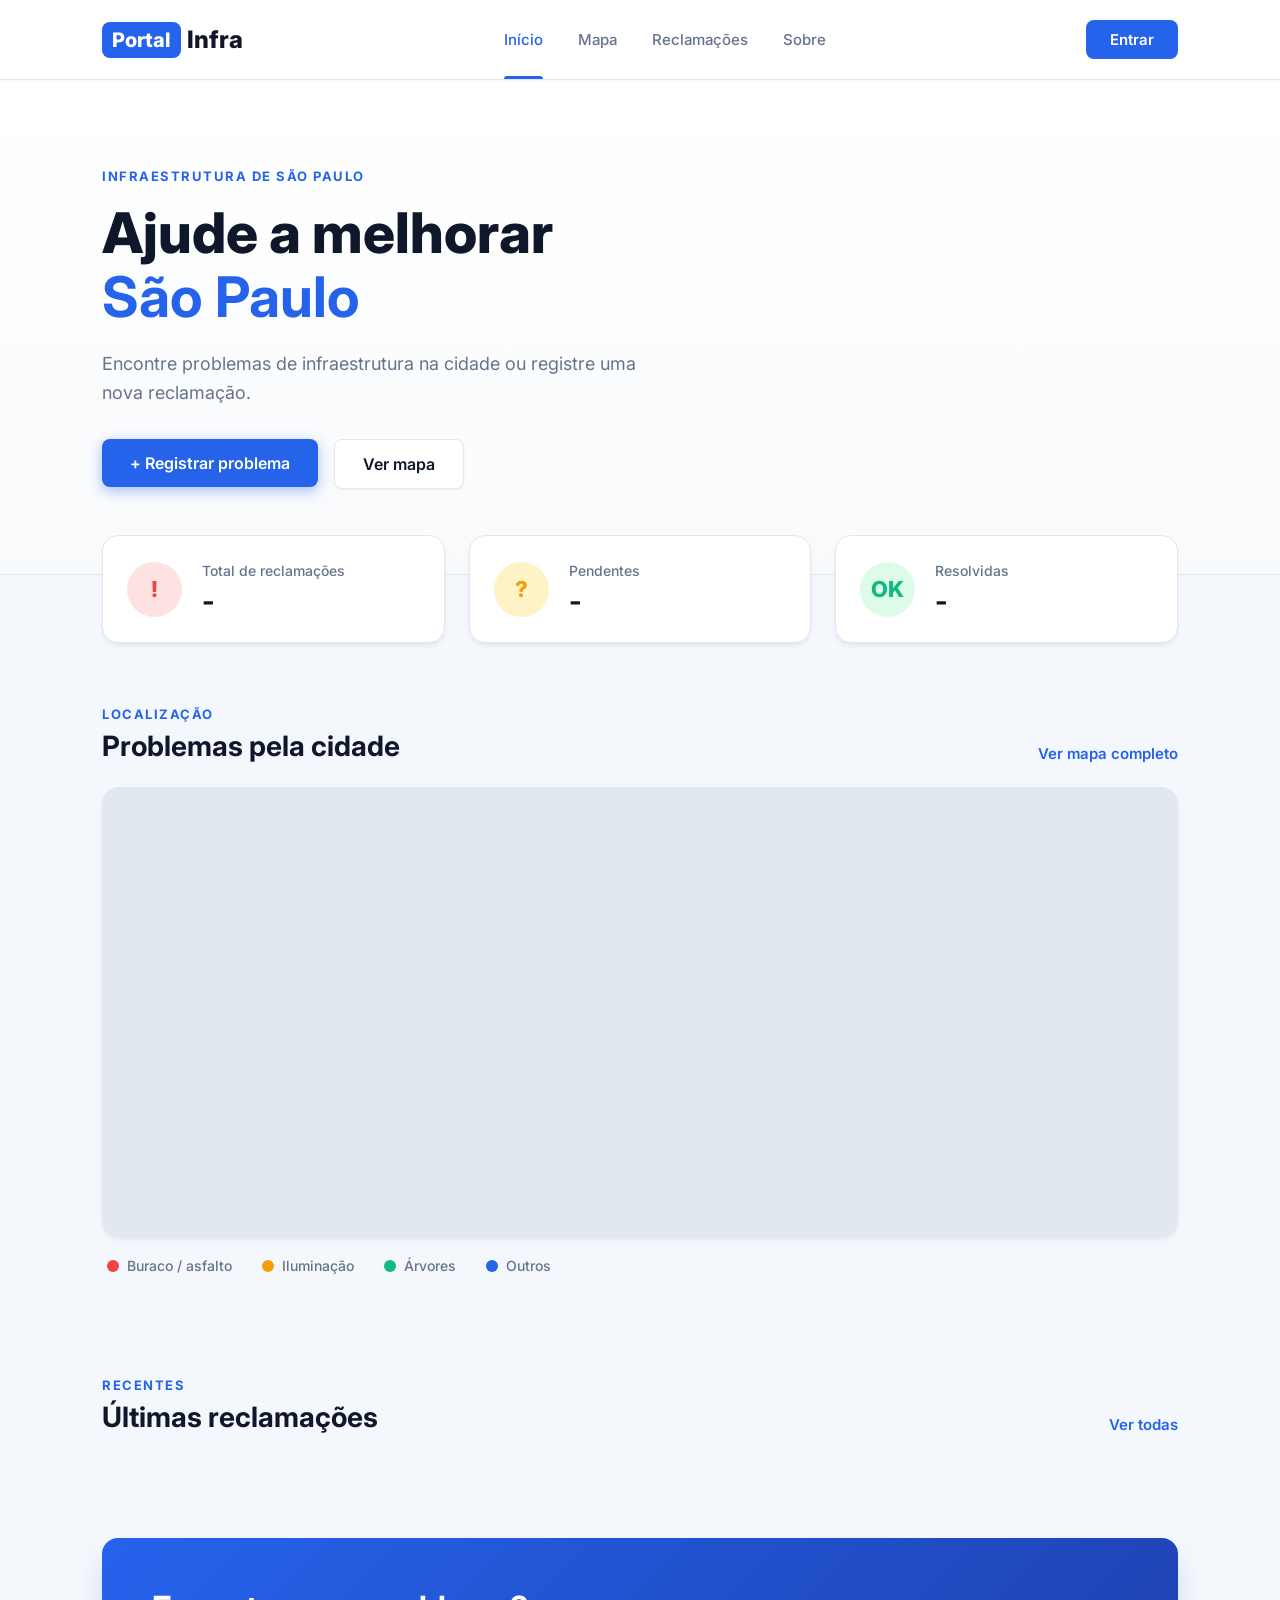
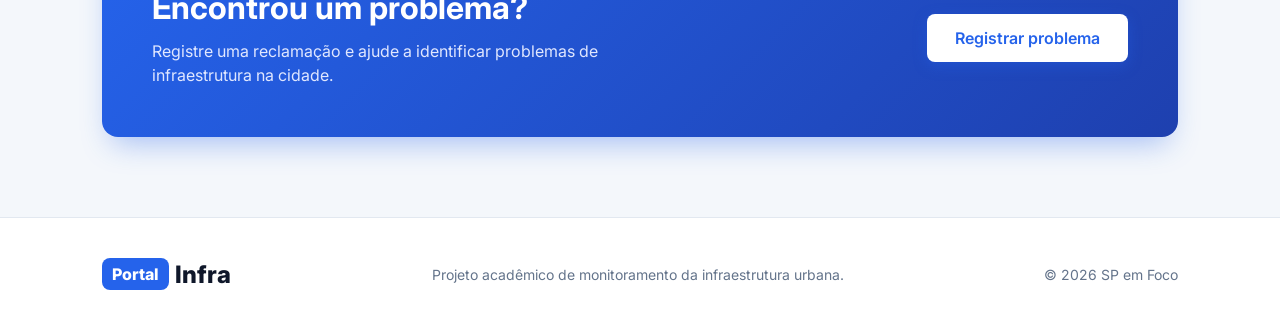
<file: index.html>
<!doctype html>
<html lang="pt-br">
  <head>
    <meta charset="UTF-8" />
    <meta name="viewport" content="width=device-width, initial-scale=1.0" />
    <title>Portal Infra</title>
    <!-- Adicionando a fonte Inter -->
    <link rel="preconnect" href="https://fonts.googleapis.com" />
    <link rel="preconnect" href="https://fonts.gstatic.com" crossorigin />
    <link
      href="https://fonts.googleapis.com/css2?family=Inter:wght@400;500;600;700;800&display=swap"
      rel="stylesheet"
    />
    <link rel="stylesheet" href="style.css" />
    <script src="api.js" defer></script>
    <script src="scriptindex.js" defer></script>
  </head>
  <body>
    <!-- CABEÇALHO -->
    <header class="header">
      <div class="logo"><span>Portal</span> Infra</div>

      <nav>
        <a href="#" class="active">Início</a>
        <a href="#">Mapa</a>
        <a href="reclamacoes.html">Reclamações</a>
        <a href="#">Sobre</a>
      </nav>

      <!-- Área do usuário -->
      <div class="user-menu" id="user-menu" style="display: none">
        <button
          class="user-menu-btn"
          id="user-menu-btn"
          type="button"
          aria-expanded="false"
        >
          <span id="nome-usuario">Usuário</span>
          <span class="seta-menu">▼</span>
        </button>

        <div class="user-dropdown" id="user-dropdown" hidden>
          <a href="perfil.html">Meu perfil</a>
          <a href="reclamacoes.html">Reclamações</a>
          <button type="button" id="btn-sair">Sair</button>
        </div>
      </div>

      <a href="login.html" id="btn-entrar">
        <button class="btn-login" type="button">Entrar</button>
      </a>
    </header>

    <!-- CONTEÚDO PRINCIPAL -->
    <main>
      <!-- HERO -->
      <section class="hero">
        <div class="hero-text">
          <span class="tag">INFRAESTRUTURA DE SÃO PAULO</span>
          <h1>
            Ajude a melhorar
            <strong>São Paulo</strong>
          </h1>
          <p>
            Encontre problemas de infraestrutura na cidade ou registre uma nova
            reclamação.
          </p>

          <div class="hero-buttons">
            <a href="nova-reclamacao.html">
              <button class="btn-primary">+ Registrar problema</button>
            </a>
            <button class="btn-secondary">Ver mapa</button>
          </div>
        </div>
      </section>

      <!-- ESTATÍSTICAS -->
      <section class="stats">
        <div class="stat-card">
          <div class="red-recl">!</div>
          <div>
            <span>Total de reclamações</span>
            <h2 id="count-total">-</h2>
          </div>
        </div>

        <div class="stat-card">
          <div class="analise-yel">?</div>
          <div>
            <span>Pendentes</span>
            <h2 id="count-pendentes">-</h2>
          </div>
        </div>

        <div class="stat-card">
          <div class="resolvidas-gre">OK</div>
          <div>
            <span>Resolvidas</span>
            <h2 id="count-resolvidas">-</h2>
          </div>
        </div>
      </section>

      <!-- MAPA -->
      <section class="map-section">
        <div class="section-title">
          <div>
            <span class="small-title">LOCALIZAÇÃO</span>
            <h2>Problemas pela cidade</h2>
          </div>
          <button class="see-map">Ver mapa completo</button>
        </div>

        <div class="map" id="map">
          <!-- Conteúdo do mapa inserido pelo JS -->
        </div>

        <!-- LEGENDA -->
        <div class="legend">
          <div><span class="legend-dot red-dot"></span> Buraco / asfalto</div>
          <div><span class="legend-dot yellow-dot"></span> Iluminação</div>
          <div><span class="legend-dot green-dot"></span> Árvores</div>
          <div><span class="legend-dot blue-dot"></span> Outros</div>
        </div>
      </section>

      <!-- RECLAMAÇÕES RECENTES -->
      <section class="complaints">
        <div class="section-title">
          <div>
            <span class="small-title">RECENTES</span>
            <h2>Últimas reclamações</h2>
          </div>
          <button class="see-map">Ver todas</button>
        </div>

        <div class="complaint-list">
          <!-- Conteúdo das reclamações inserido pelo JS -->
           <div class="complaint-list" id="lista-recentes"></div>
        </div>
      </section>

      <!-- CTA -->
      <section class="cta">
        <div>
          <h2>Encontrou um problema?</h2>
          <p>
            Registre uma reclamação e ajude a identificar problemas de
            infraestrutura na cidade.
          </p>
        </div>
        <button class="btn-primary cta-btn">Registrar problema</button>
      </section>
    </main>

    <!-- RODAPÉ -->
    <footer>
      <div class="logo"><span>Portal</span> Infra</div>
      <p>Projeto acadêmico de monitoramento da infraestrutura urbana.</p>
      <span>© 2026 SP em Foco</span>
    </footer>


  </body>
</html>
</file>
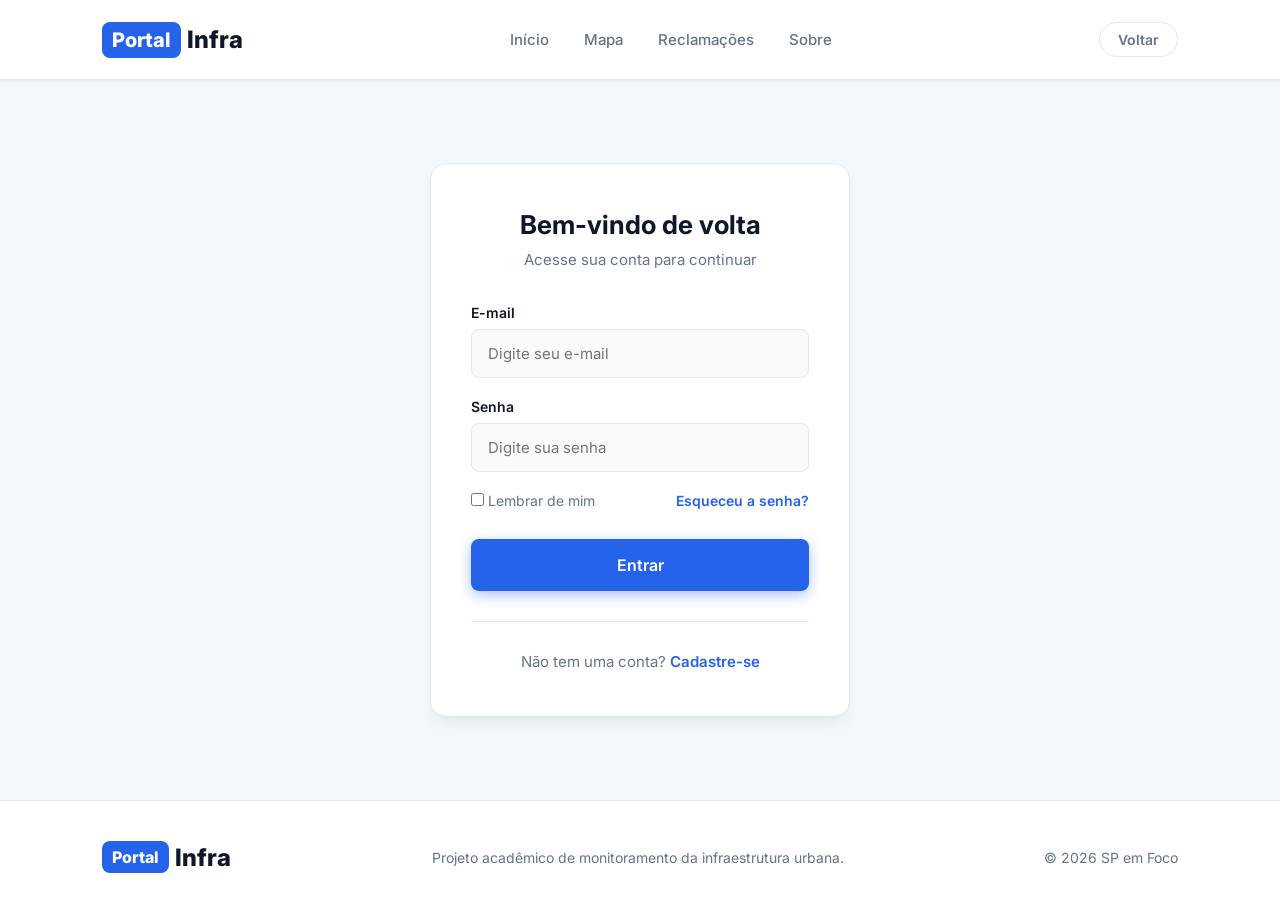
<file: login.html>
<!doctype html>
<html lang="pt-br">
  <head>
    <meta charset="UTF-8" />
    <meta name="viewport" content="width=device-width, initial-scale=1.0" />
    <title>Entrar - Portal Infra</title>

    <!-- Adicionando a fonte moderna Inter -->
    <link rel="preconnect" href="https://fonts.googleapis.com" />
    <link rel="preconnect" href="https://fonts.gstatic.com" crossorigin />
    <link
      href="https://fonts.googleapis.com/css2?family=Inter:wght@400;500;600;700;800&display=swap"
      rel="stylesheet"
    />

    <link rel="stylesheet" href="style.css" />
    <script src="https://code.jquery.com/jquery-3.6.0.min.js"></script>
    <script src="scriptlogin.js" defer></script>


  </head>
  <body>
    <!-- CABEÇALHO -->
    <header class="header">
      <div class="logo"><span>Portal</span> Infra</div>
      <nav>
        <a href="index.html">Início</a>
        <a href="#">Mapa</a>
        <a href="reclamacoes.html">Reclamações</a>
        <a href="#">Sobre</a>
      </nav>
      <!-- Botão Voltar (estilizado via CSS) -->
      <a href="index.html"><button class="btn-secondary">Voltar</button></a>
    </header>

    <!-- CONTEÚDO DE AUTENTICAÇÃO -->
    <main class="auth-page">
      <div class="auth-container">
        <!-- FORMULÁRIO DE LOGIN -->
        <div class="auth-card" id="form-login">
          <div class="auth-header">
            <h2>Bem-vindo de volta</h2>
            <p>Acesse sua conta para continuar</p>
          </div>

          <form action="#" method="POST" id="login-form">
            <div class="input-group">
              <label for="email">E-mail</label>
              <input
                type="email"
                id="email"
                name="email"
                placeholder="Digite seu e-mail"
                required
              />
            </div>

            <div class="input-group">
              <label for="senha">Senha</label>
              <input
                type="password"
                id="senha"
                name="senha"
                placeholder="Digite sua senha"
                required
              />
            </div>

            <div class="auth-options">
              <label>
                <input type="checkbox" name="lembrar" /> Lembrar de mim
              </label>
              <a
                href="#"
                class="forgot-password"
                onclick="
                  toggleAuth('recuperar');
                  return false;
                "
                >Esqueceu a senha?</a
              >
            </div>

            <button type="submit" class="btn-primary btn-full">Entrar</button>
          </form>

          <div class="auth-footer">
            Não tem uma conta?
            <button class="btn-link" onclick="toggleAuth('cadastro')">
              Cadastre-se
            </button>
          </div>
        </div>

        <!-- FORMULÁRIO DE CADASTRO -->
        <div class="auth-card" id="form-cadastro" style="display: none">
          <div class="auth-header">
            <h2>Crie sua conta</h2>
            <p>Junte-se a nós e ajude a melhorar a cidade</p>
          </div>

          <div id="area-verificacao" style="display: none">
            <div class="input-group">
              <label for="codigo_cad">Código de verificação</label>
              <input
                type="text"
                id="codigo_cad"
                maxlength="6"
                inputmode="numeric"
                placeholder="Digite o código recebido"
              />
            </div>

            <button
              type="submit"
              form="cadastro-form"
              id="btn-confirmar-cadastro"
              class="submit btn-primary btn-full"
            >
              Confirmar cadastro
            </button>
          </div>

          <form action="#" method="POST" id="cadastro-form">
            <div class="input-group">
              <label for="nome_cad">Nome completo</label>
              <input
                type="text"
                id="nome_cad"
                name="nome"
                placeholder="Digite seu nome"
                required
              />
            </div>

            <div class="input-group">
              <label for="email_cad">E-mail</label>
              <input
                type="email"
                id="email_cad"
                name="email"
                placeholder="Digite seu e-mail"
                required
              />
            </div>

            <div class="input-group">
              <label for="telefone_cad">Telefone</label>
              <input
                type="tel"
                id="telefone_cad"
                name="telefone"
                placeholder="(00) 00000-0000"
                maxlength="15"
                inputmode="numeric"
                autocomplete="tel-national"
                pattern="\(\d{2}\) \d{4,5}-\d{4}"
                title="Digite o DDD e o número, por exemplo (11) 98765-4321"
                required
              />
            </div>

            <div class="input-group">
              <label for="senha_cad">Senha</label>
              <input
                type="password"
                id="senha_cad"
                name="senha"
                placeholder="Crie uma senha"
                minlength="6"
                required
              />
            </div>

            <div class="input-group">
              <label for="cep_cad">CEP</label>
              <input
                type="text"
                id="cep_cad"
                name="cep"
                placeholder="00000-000"
                maxlength="9"
                inputmode="numeric"
                autocomplete="postal-code"
                required
              />
              <small id="cep-status"></small>
            </div>

            <div class="input-group">
              <label for="data_nasc">Data de Nascimento</label>
              <input
                type="date"
                id="data_nasc"
                name="dataNascimento"
                placeholder="Digite sua data de nascimento"
                required
              />
            </div>

            <div class="input-row">
              <div class="input-group">
                <label for="logradouro_cad">Rua</label>
                <input
                  type="text"
                  id="logradouro_cad"
                  name="logradouro"
                  placeholder="Rua / Avenida"
                  required
                />
              </div>
              <div class="input-group">
                <label for="numero_cad">Número</label>
                <input
                  type="text"
                  id="numero_cad"
                  name="numero"
                  placeholder="Nº"
                  required
                />
              </div>
            </div>

            <div class="input-group">
              <label for="complemento_cad">Complemento</label>
              <input
                type="text"
                id="complemento_cad"
                name="complemento"
                placeholder="Apto, bloco (opcional)"
              />
            </div>

            <div class="input-group">
              <label for="bairro_cad">Bairro</label>
              <input
                type="text"
                id="bairro_cad"
                name="bairro"
                placeholder="Bairro"
                required
              />
            </div>

            <div class="input-row">
              <div class="input-group">
                <label for="cidade_cad">Cidade</label>
                <input
                  type="text"
                  id="cidade_cad"
                  name="cidade"
                  placeholder="Cidade"
                  required
                />
              </div>
              <div class="input-group">
                <label for="uf_cad">UF</label>
                <input
                  type="text"
                  id="uf_cad"
                  name="uf"
                  placeholder="UF"
                  maxlength="2"
                  required
                />
              </div>
            </div>

            <button
              type="button"
              id="btn-enviar-codigo"
              class="submit btn-primary btn-full"
            >
              Enviar código
            </button>

            <div class="auth-footer">
              Já tem uma conta?
              <button
                type="button"
                class="btn-link"
                onclick="toggleAuth('login')"
              >
                Faça login
              </button>
            </div>
          </form>
        </div>

        <!-- FORMULÁRIO DE RECUPERAR SENHA -->
        <div class="auth-card" id="form-recuperar" style="display: none">
          <div class="auth-header">
            <h2>Recuperar senha</h2>
            <p>Digite seu e-mail para receber instruções de recuperação</p>
          </div>

          <form action="#" method="POST" id="recuperar-form">
            <div class="input-group">
              <label for="email_rec">E-mail cadastrado</label>
              <input
                type="email"
                id="email_rec"
                name="email"
                placeholder="Digite seu e-mail"
                required
              />
            </div>

            <button type="submit" class="submit btn-primary btn-full">
              Enviar instruções
            </button>
          </form>

          <div class="auth-footer">
            Lembrou sua senha?
            <button class="btn-link" onclick="toggleAuth('login')">
              Faça login
            </button>
          </div>
        </div>
      </div>
    </main>

    <!-- RODAPÉ -->
    <footer>
      <div class="logo"><span>Portal</span> Infra</div>
      <p>Projeto acadêmico de monitoramento da infraestrutura urbana.</p>
      <span>© 2026 SP em Foco</span>
    </footer>
  </body>
</html>
</file>
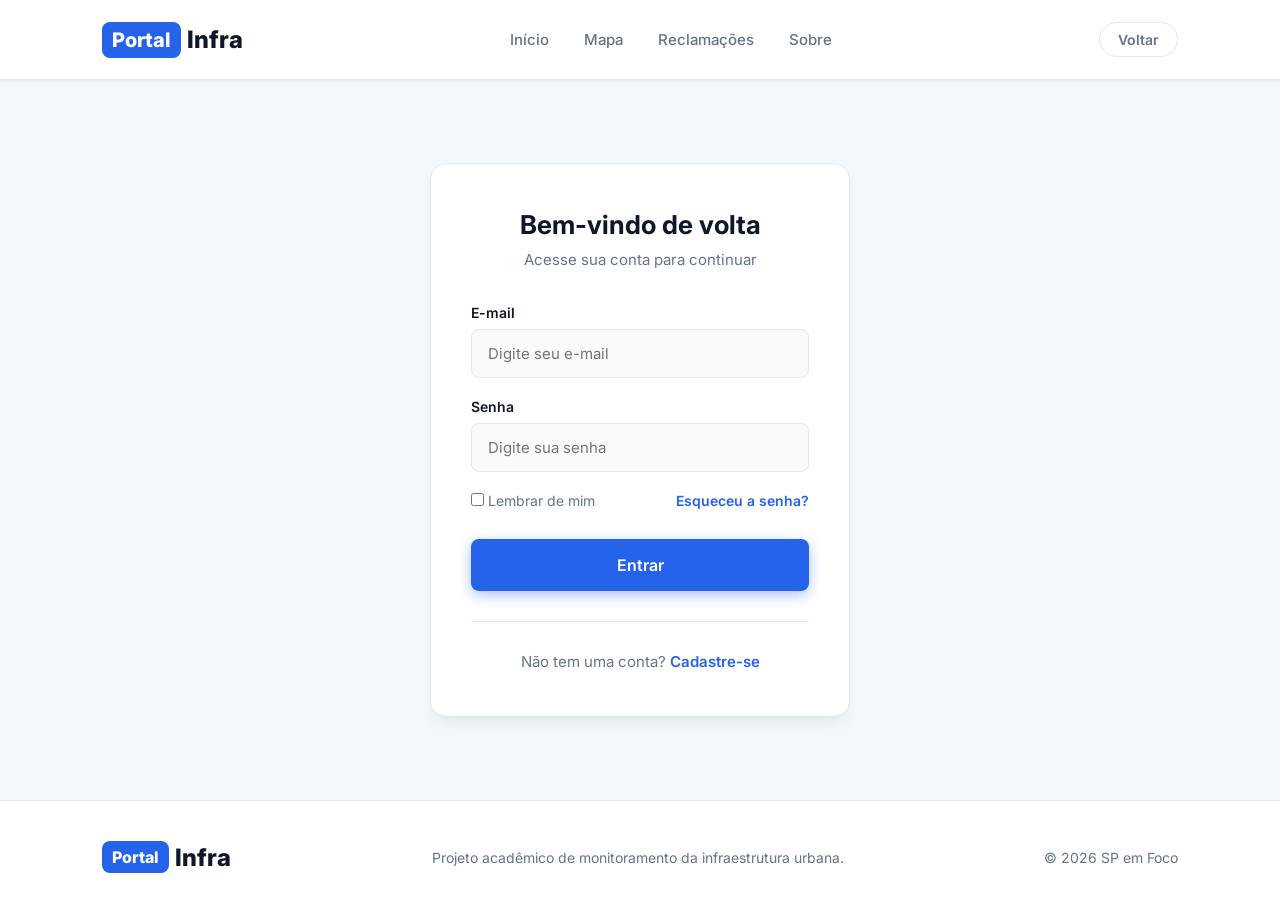
<file: nova-reclamacao.html>
<!doctype html>
<html lang="pt-BR">
<head>
  <meta charset="UTF-8" />
  <meta name="viewport" content="width=device-width, initial-scale=1.0" />

  <title>Nova Reclamação | Portal Infra</title>

  <!-- Adicionando a fonte Inter -->
  <link rel="preconnect" href="https://fonts.googleapis.com" />
  <link rel="preconnect" href="https://fonts.gstatic.com" crossorigin />
  <link
          href="https://fonts.googleapis.com/css2?family=Inter:wght@400;500;600;700;800&display=swap"
          rel="stylesheet"
  />

  <link rel="stylesheet" href="style.css" />
  <link rel="stylesheet" href="nova-reclamacao.css" />
  <script src="api.js" defer></script>
  <script src="reclamacao.js" defer></script>

</head>

<body data-protegida="true">
<header class="header">
  <a href="index.html" class="logo"> <span>Portal</span> Infra </a>

  <nav>
    <a href="index.html">Início</a>
    <a href="#">Mapa</a>
    <a href="reclamacoes.html" class="active">Reclamações</a>
    <a href="#">Sobre</a>
  </nav>

  <a href="reclamacoes.html">
    <button type="button" class="btn-secondary">Voltar</button>
  </a>
</header>

<main class="nova-reclamacao">
  <section class="formulario-reclamacao">
    <div class="formulario-cabecalho">
      <span class="formulario-tag">PORTAL INFRA</span>
      <h1>Registrar uma reclamação</h1>
      <p>
        Encontrou um problema na infraestrutura da cidade? Informe os
        detalhes para registrar a ocorrência.
      </p>
    </div>

    <form id="form-reclamacao">
      <div class="campo-reclamacao">
        <label for="titulo">Título da reclamação *</label>
        <input
                type="text"
                id="titulo"
                name="titulo"
                placeholder="Ex.: Buraco grande na rua"
                maxlength="100"
                required
        />
      </div>

      <div class="campo-reclamacao">
        <label for="categoria">Tipo de problema *</label>
        <select id="categoria" name="categoria" required>
          <option value="">Selecione o problema</option>
          <option value="Buraco na rua">Buraco na rua</option>
          <option value="Rua sem asfalto">Rua sem asfalto</option>
          <option value="Poste sem iluminação">Poste sem iluminação</option>
          <option value="Poste danificado">Poste danificado</option>
          <option value="Árvore caída">Árvore caída</option>
          <option value="Calçada danificada">Calçada danificada</option>
          <option value="Alagamento">Alagamento</option>
          <option value="Outro">Outro</option>
        </select>
      </div>

      <div class="campo-reclamacao">
        <label for="descricao">Descrição do problema *</label>
        <textarea
                id="descricao"
                name="descricao"
                placeholder="Descreva o que aconteceu e como o problema afeta a região..."
                maxlength="1500"
                required
        ></textarea>
      </div>

      <div class="campo-reclamacao">
        <label for="endereco">Endereço do problema *</label>
        <input
                type="text"
                id="endereco"
                name="endereco"
                placeholder="Nome da rua, avenida ou local"
                maxlength="255"
                required
        />
      </div>

      <div class="campos-linha">
        <div class="campo-reclamacao">
          <label for="bairro">Bairro *</label>
          <select id="bairro" name="bairro" required>
            <option value="">Selecione o bairro</option>
            <option value="Itaquera">Itaquera</option>
            <option value="Tatuapé">Tatuapé</option>
            <option value="Mooca">Mooca</option>
            <option value="Vila Mariana">Vila Mariana</option>
            <option value="São Mateus">São Mateus</option>
            <option value="Aricanduva">Aricanduva</option>
            <option value="Outro">Outro</option>
          </select>
        </div>

        <div class="campo-reclamacao">
          <label for="gravidade">Gravidade *</label>
          <select id="gravidade" name="gravidade" required>
            <option value="">Selecione</option>
            <option value="Leve">Leve</option>
            <option value="Moderado">Moderado</option>
            <option value="Grave">Grave</option>
          </select>
        </div>
      </div>

      <div class="campo-reclamacao">
        <label for="foto">Foto do problema</label>
        <input
                type="file"
                id="foto"
                name="foto"
                accept="image/jpeg,image/png"
                required
        />
        <small>Formatos aceitos: JPG e PNG. Tamanho máximo: 5 MB.</small>
      </div>

      <p id="mensagem-formulario" role="status" aria-live="polite"></p>

      <div class="acoes-formulario">
        <a href="reclamacoes.html" class="btn-cancelar">Cancelar</a>
        <button type="submit" class="btn-primary">Enviar reclamação</button>
      </div>
    </form>
  </section>
</main>

<footer>
  <div class="logo"><span>Portal</span> Infra</div>
  <p>Projeto acadêmico de monitoramento da infraestrutura urbana.</p>
  <span>© 2026 SP em Foco</span>
</footer>
</body>
</html>
</file>
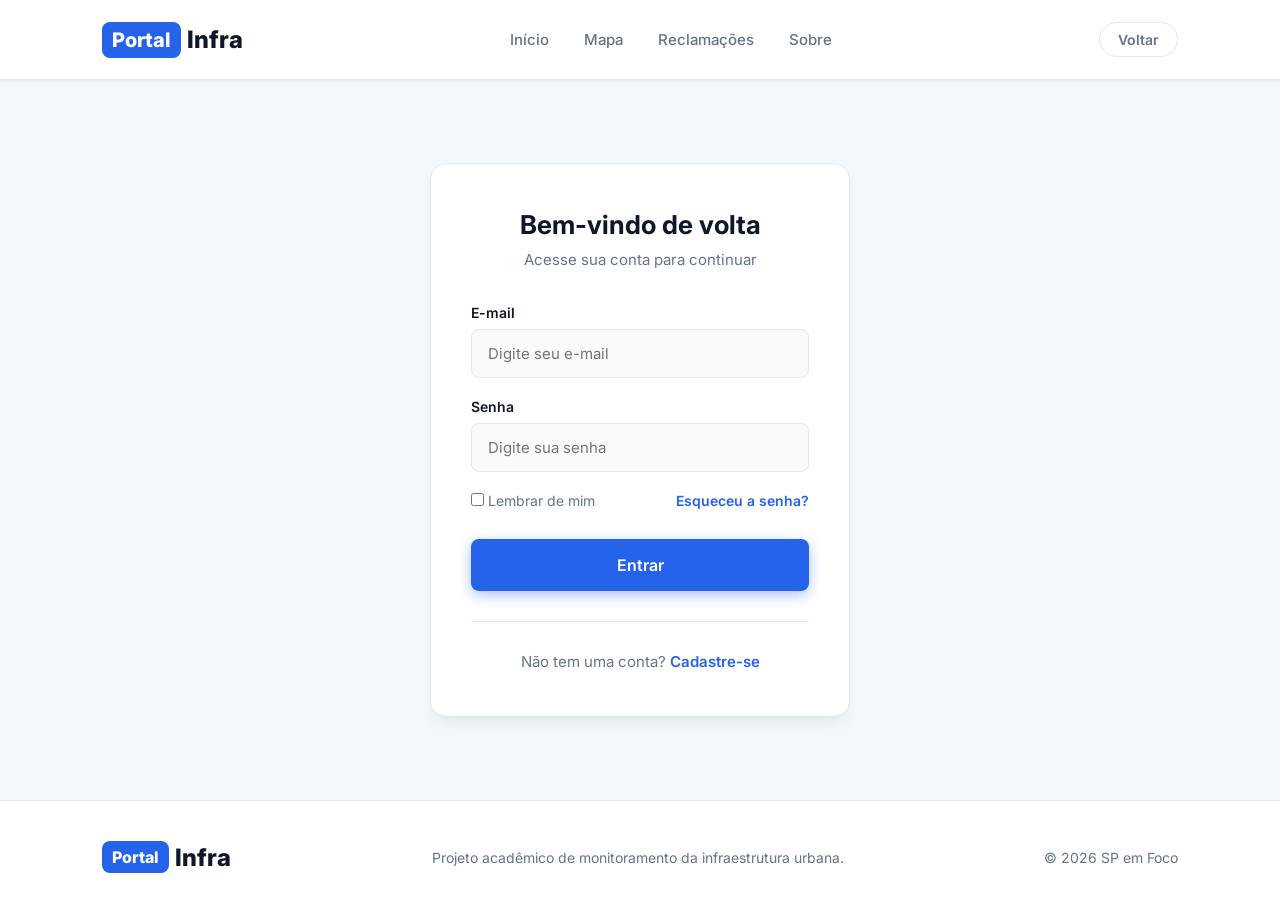
<file: perfil.html>
<!DOCTYPE html>
<html lang="pt-BR">

<head>
    <meta charset="UTF-8">
    <meta name="viewport" content="width=device-width, initial-scale=1.0">

    <title>Meu Perfil - Portal Infra</title>

    <link rel="stylesheet" href="style.css">
    <link rel="stylesheet" href="perfil.css">
    <script src="api.js" defer></script>
    <script src="perfil.js" defer></script>


</head>

<body data-protegida="true">

<!-- =========================
     HEADER
========================== -->
<header class="header">

    <a href="index.html" class="logo">
        <span>Portal</span>
        Infra
    </a>

    <nav>
        <a href="index.html">Início</a>
        <a href="mapa.html">Mapa</a>
        <a href="reclamacoes.html">Reclamações</a>
        <a href="sobre.html">Sobre</a>
    </nav>

    <a href="index.html"><button class="btn-secondary">Voltar</button></a>

</header>


<!-- =========================
     CONTEÚDO
========================== -->
<main class="pagina-perfil">

    <!-- CARD DO PERFIL -->
    <section class="card-perfil">

        <div class="cabecalho-perfil">

            <div class="avatar">

            </div>

            <div>
                <span class="small-title">MINHA CONTA</span>
                <h1>Meu perfil</h1>
                <p>Visualize e altere seus dados pessoais.</p>
            </div>

        </div>



        <form id="formularioPerfil">

            <h3 class="titulo-secao">Dados pessoais</h3>

            <div class="linha-formulario">
                <div class="grupo-input">
                    <label for="nome">Nome completo</label>
                    <input type="text" id="nome" disabled>
                </div>

                <div class="grupo-input">
                    <label for="email">E-mail</label>
                    <input type="email" id="email" disabled>
                </div>
            </div>

            <div class="linha-formulario">
                <div class="grupo-input">
                    <label for="telefone">Telefone</label>
                    <input type="tel" id="telefone" disabled>
                </div>

                <div class="grupo-input">
                    <label for="dataNascimento">Data de nascimento</label>
                    <input type="date" id="dataNascimento" disabled>
                </div>
            </div>

            <h3 class="titulo-secao">Endereço</h3>

            <div class="linha-formulario">
                <div class="grupo-input">
                    <label for="cep">CEP</label>
                    <input type="text" id="cep" disabled>
                </div>

                <div class="grupo-input">
                    <label for="numero">Número</label>
                    <input type="text" id="numero" disabled>
                </div>
            </div>

            <div class="linha-formulario">
                <div class="grupo-input">
                    <label for="logradouro">Logradouro</label>
                    <input type="text" id="logradouro" disabled>
                </div>

                <div class="grupo-input">
                    <label for="complemento">Complemento</label>
                    <input type="text" id="complemento" disabled>
                </div>
            </div>

            <div class="linha-formulario">
                <div class="grupo-input">
                    <label for="bairro">Bairro</label>
                    <input type="text" id="bairro" disabled>
                </div>

                <div class="grupo-input">
                    <label for="cidade">Cidade</label>
                    <input type="text" id="cidade" disabled>
                </div>
            </div>

            <div class="linha-formulario">
                <div class="grupo-input">
                    <label for="estado">Estado (UF)</label>
                    <input
                            type="text"
                            id="estado"
                            maxlength="2"
                            disabled
                    >
                </div>
            </div>

            <div class="acoes-perfil">
                <button
                        type="button"
                        id="botaoAlterar"
                        class="btn-secundario">
                    Alterar informações
                </button>

                <button
                        type="submit"
                        id="botaoSalvar"
                        class="btn-principal"
                        style="display: none;">
                    Salvar alterações
                </button>

                <button
                        type="button"
                        id="botaoCancelar"
                        class="btn-secundario"
                        style="display: none;">
                    Cancelar
                </button>
            </div>

        </form>



        <!-- ALTERAÇÃO DE SENHA -->
        <section class="senha-area" aria-labelledby="tituloSenha">

            <div class="senha-descricao">
                <h3 id="tituloSenha">Segurança da conta</h3>
                <p>
                    Altere sua senha para manter sua conta protegida.
                    Você precisará informar sua senha atual.
                </p>
            </div>

            <button
                    type="button"
                    class="btn-secundario"
                    id="botaoAlterarSenha"
                    aria-expanded="false"
                    aria-controls="formularioSenha">
                Alterar senha
            </button>

            <form id="formularioSenha" class="formulario-senha" hidden>

                <div class="grupo-senha">
                    <label for="senhaAtual">Senha atual</label>

                    <div class="campo-senha">
                        <input
                                type="password"
                                id="senhaAtual"
                                name="senhaAtual"
                                autocomplete="current-password"
                                required>

                        <button
                                type="button"
                                class="botao-visualizar-senha"
                                data-campo-senha="senhaAtual"
                                aria-label="Mostrar senha atual">
                            Mostrar
                        </button>
                    </div>
                </div>

                <div class="grupo-senha">
                    <label for="novaSenha">Nova senha</label>

                    <div class="campo-senha">
                        <input
                                type="password"
                                id="novaSenha"
                                name="novaSenha"
                                minlength="6"
                                autocomplete="new-password"
                                aria-describedby="dicaSenha"
                                required>

                        <button
                                type="button"
                                class="botao-visualizar-senha"
                                data-campo-senha="novaSenha"
                                aria-label="Mostrar nova senha">
                            Mostrar
                        </button>
                    </div>

                    <small id="dicaSenha">Use pelo menos 6 caracteres.</small>
                </div>

                <div class="grupo-senha">
                    <label for="confirmarSenha">Confirmar nova senha</label>

                    <div class="campo-senha">
                        <input
                                type="password"
                                id="confirmarSenha"
                                name="confirmarSenha"
                                minlength="6"
                                autocomplete="new-password"
                                required>

                        <button
                                type="button"
                                class="botao-visualizar-senha"
                                data-campo-senha="confirmarSenha"
                                aria-label="Mostrar confirmação da senha">
                            Mostrar
                        </button>
                    </div>
                </div>

                <p
                        id="mensagemSenha"
                        class="mensagem-senha"
                        role="status"
                        aria-live="polite"
                        hidden>
                </p>

                <div class="acoes-senha">
                    <button
                            type="button"
                            id="botaoCancelarSenha"
                            class="btn-secundario">
                        Cancelar
                    </button>

                    <button
                            type="submit"
                            id="botaoSalvarSenha"
                            class="btn-principal">
                        Salvar nova senha
                    </button>
                </div>

            </form>
        </section>



        <div class="area-excluir-conta">
            <div>
                <h3>Desativar minha conta</h3>
                <p>
                    Sua conta será desativada e você não poderá mais fazer login.
                    Seus dados permanecerão armazenados.
                </p>
            </div>

            <button
                    type="button"
                    id="botaoExcluirConta"
                    class="btn-excluir-conta">
                Desativar minha conta
            </button>
        </div>


    </section>



    <!-- =========================
         MINHAS RECLAMAÇÕES
    ========================== -->

    <section class="card-reclamacoes">

        <div class="cabecalho-secao">
            <div>
                <span class="small-title">MINHAS OCORRÊNCIAS</span>
                <h2>Minhas reclamações</h2>
                <p>Acompanhe as reclamações que você registrou.</p>
            </div>

            <span class="contador" id="contadorReclamacoes">
                    0 reclamações
                </span>
        </div>

        <div
                class="lista-reclamacoes"
                id="listaReclamacoes"
                aria-live="polite">

            <p>Carregando suas reclamações...</p>

        </div>

        <p
                id="mensagemReclamacoes"
                role="status"
                aria-live="polite"
                hidden>
        </p>

        <div class="rodape-reclamacoes">
            <a href="reclamacoes.html">
                Ver todas as reclamações →
            </a>
        </div>

    </section>


</main>


<!-- =========================
     FOOTER
========================== -->
<footer>

        <span>
            Projeto acadêmico de monitoramento da infraestrutura urbana.
        </span>

    <span>
            © 2026 SP em Foco
        </span>

</footer>


</body>

</html>
</file>
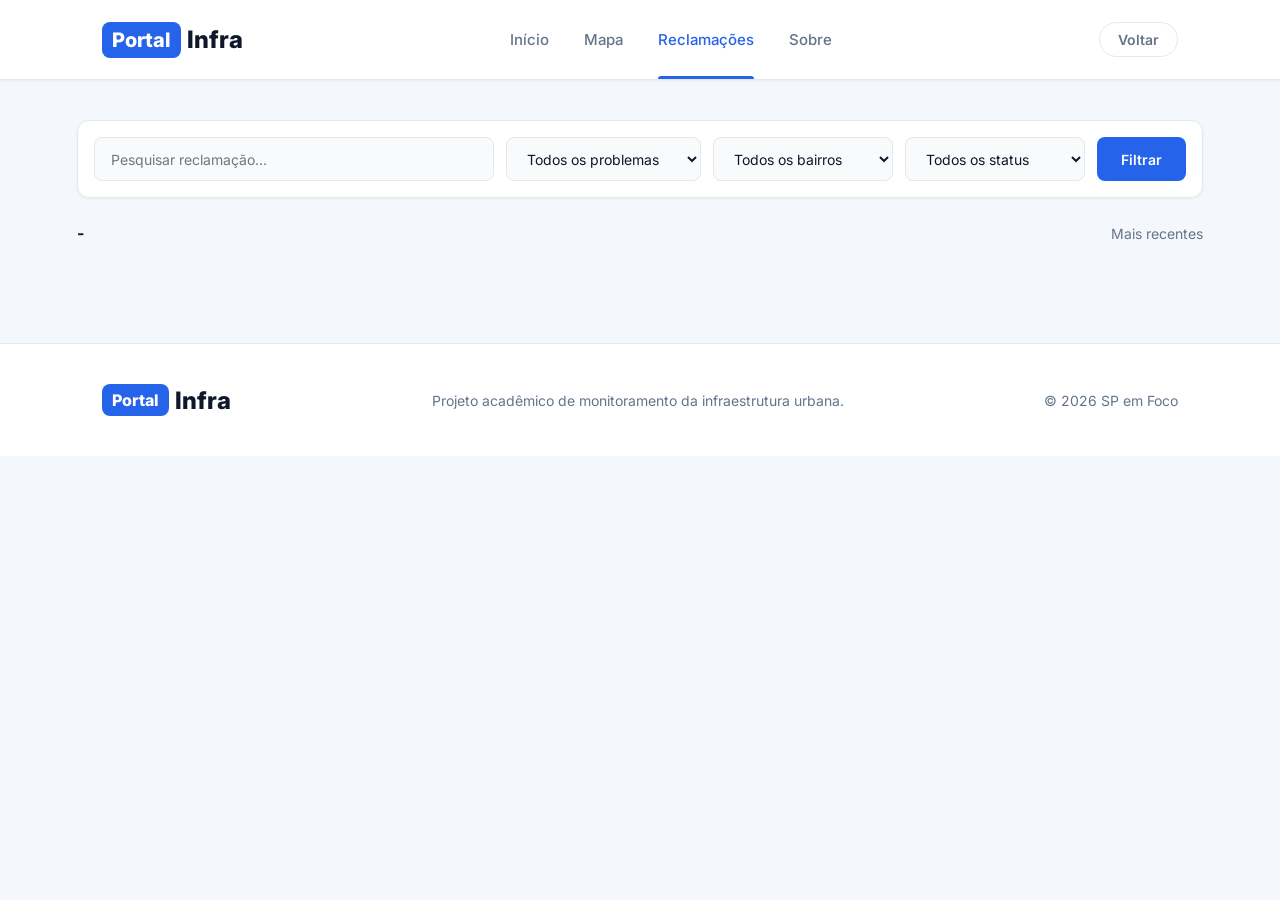
<file: reclamacoes.html>
<!doctype html>
<html lang="pt-BR">
<head>
  <meta charset="UTF-8" />
  <meta name="viewport" content="width=device-width, initial-scale=1.0" />
  <title>Reclamações | Portal-Infra</title>

  <!-- Adicionando a fonte moderna Inter -->
  <link rel="preconnect" href="https://fonts.googleapis.com" />
  <link rel="preconnect" href="https://fonts.gstatic.com" crossorigin />
  <link
          href="https://fonts.googleapis.com/css2?family=Inter:wght@400;500;600;700;800&display=swap"
          rel="stylesheet"
  />

  <link rel="stylesheet" href="reclamacoes.css" />
  <link rel="stylesheet" href="style.css" />
  <script src="api.js" defer></script>
  <script src="comentarios.js" defer></script>

</head>
<body>
<header class="header">
  <div class="logo"><span>Portal</span> Infra</div>

  <nav>
    <a href="index.html">Início</a>
    <a href="#">Mapa</a>
    <a href="reclamacoes.html" class="active">Reclamações</a>
    <a href="#">Sobre</a>
  </nav>

  <a href="index.html"><button class="btn-secondary">Voltar</button></a>
</header>

<main class="container">
  <section class="filters">
    <input
            type="text"
            id="filtro-busca"
            placeholder="Pesquisar reclamação..."
            class="search"
    />

    <select id="filtro-categoria">
      <option value="">Todos os problemas</option>
      <option>Buraco na rua</option>
      <option>Rua sem asfalto</option>
      <option>Poste sem iluminação</option>
      <option>Poste danificado</option>
      <option>Árvore caída</option>
      <option>Calçada danificada</option>
      <option>Alagamento</option>
      <option>Outro</option>
    </select>

    <select id="filtro-bairro">
      <option value="">Todos os bairros</option>
      <option>Tatuapé</option>
      <option>Itaquera</option>
      <option>Mooca</option>
      <option>Vila Mariana</option>
      <option>São Mateus</option>
    </select>

    <select id="filtro-status">
      <option value="">Todos os status</option>
      <option>Pendente</option>
      <option>Resolvido</option>
    </select>

    <button class="btn-filter" id="btn-filtrar">Filtrar</button>
  </section>

  <div class="results">
    <strong id="count-resultados">-</strong>
    <span>Mais recentes</span>
  </div>

  <section class="complaints-grid">
    <div id="lista-reclamacoes"></div>
    <button id="btn-mais" hidden>Carregar mais</button>
  </section>

  <!-- MODAL DE COMENTÁRIOS -->
  <div
          id="modal-comentarios"
          style="
          display: none;
          position: fixed;
          top: 0;
          left: 0;
          width: 100%;
          height: 100%;
          background: rgba(0, 0, 0, 0.6);
          z-index: 1000;
          justify-content: center;
          align-items: center;
          backdrop-filter: blur(4px);
        "
  >
    <div
            style="
            background: white;
            width: 90%;
            max-width: 550px;
            max-height: 85vh;
            border-radius: 16px;
            padding: 24px;
            overflow-y: auto;
            display: flex;
            flex-direction: column;
            gap: 16px;
            box-shadow: 0 20px 40px rgba(0, 0, 0, 0.2);
          "
    >
      <div
              style="
              display: flex;
              justify-content: space-between;
              align-items: center;
              border-bottom: 1px solid #e2e8f0;
              padding-bottom: 12px;
            "
      >
        <h3 style="font-size: 20px; font-weight: 700; color: #0f172a">
          Comentários
        </h3>
        <button
                onclick="fecharModalComentarios()"
                style="
                background: none;
                border: none;
                font-size: 24px;
                cursor: pointer;
                color: #64748b;
                transition: 0.2s;
              "
        >
          &times;
        </button>
      </div>

      <!-- Campo para criar comentário principal -->
      <div style="display: flex; gap: 10px; flex-wrap: wrap">
            <textarea
                    id="novo-comentario-texto"
                    placeholder="Comente algo sobre esta reclamação..."
                    style="
                flex: 1;
                min-width: 250px;
                border-radius: 8px;
                border: 1px solid #cbd5e1;
                padding: 12px;
                font-size: 14px;
                font-family: inherit;
                resize: none;
                height: 50px;
                outline: none;
                background: #f8fafc;
                transition: 0.2s;
              "
            ></textarea>
        <button
                onclick="enviarComentarioPrincipal()"
                style="
                background: #2563eb;
                color: white;
                border: none;
                border-radius: 8px;
                padding: 0 20px;
                font-weight: 600;
                font-size: 14px;
                cursor: pointer;
                transition: 0.2s;
              "
        >
          Publicar
        </button>
      </div>

      <!-- Lista encadeada de comentários -->
      <div id="lista-comentarios" style="margin-top: 10px"></div>
    </div>
  </div>
</main>

<footer>
  <div class="logo"><span>Portal</span> Infra</div>
  <p>Projeto acadêmico de monitoramento da infraestrutura urbana.</p>
  <span>© 2026 SP em Foco</span>
</footer>
</body>
</html>
</file>
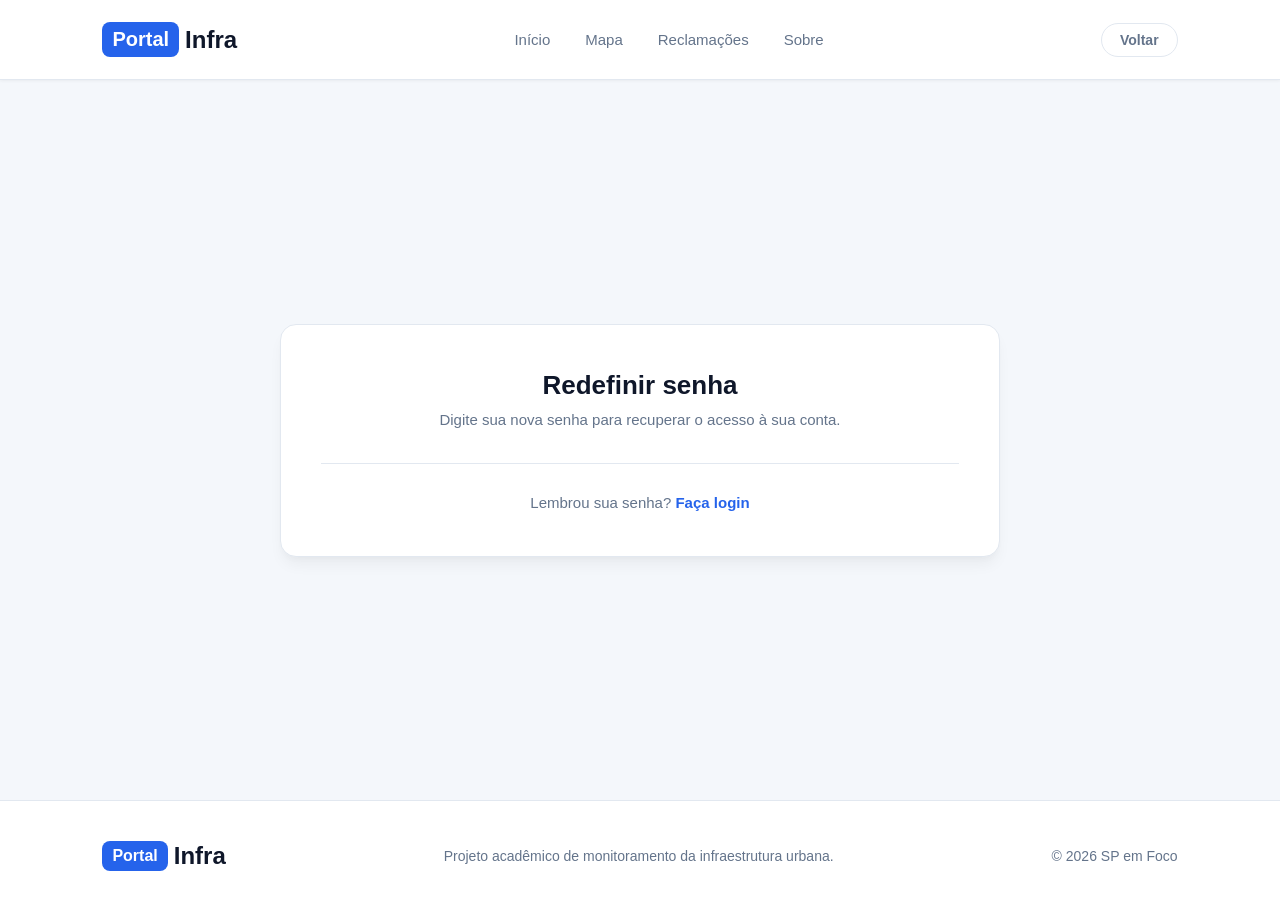
<file: redefinir-senha.html>
<!DOCTYPE html>

<html lang="pt-br">

<head>
    <meta charset="UTF-8">
    <meta name="viewport" content="width=device-width, initial-scale=1.0">


<title>Redefinir senha - Portal Infra</title>

<link rel="stylesheet" href="style.css">
<script src="api.js" defer></script>



</head>

<body>

<!-- CABEÇALHO -->
<header class="header">

    <div class="logo">
        <span>Portal</span> Infra
    </div>

    <nav>
        <a href="index.html">Início</a>
        <a href="#">Mapa</a>
        <a href="reclamacoes.html">Reclamações</a>
        <a href="#">Sobre</a>
    </nav>

    <a href="login.html">
        <button class="btn-secondary">Voltar</button>
    </a>

</header>


<!-- CONTEÚDO -->
<main class="auth-page">

    <div class="auth-container">

        <div class="auth-card">

            <!-- CABEÇALHO -->
            <div class="auth-header">

                <h2>Redefinir senha</h2>

                <p>
                    Digite sua nova senha para recuperar o acesso à sua conta.
                </p>

            </div>


            <!-- FORMULÁRIO -->
            <form id="redefinir-form">

                <div class="input-group">

                    <label for="novaSenha">
                        Nova senha
                    </label>

                    <input
                        type="password"
                        id="novaSenha"
                        name="novaSenha"
                        placeholder="Digite sua nova senha"
                        minlength="6"
                        required
                    >

                </div>


                <div class="input-group">

                    <label for="confirmarSenha">
                        Confirmar nova senha
                    </label>

                    <input
                        type="password"
                        id="confirmarSenha"
                        name="confirmarSenha"
                        placeholder="Digite novamente sua senha"
                        minlength="6"
                        required
                    >

                </div>


                <button
                    type="submit"
                    class="btn-primary btn-full"
                >
                    Redefinir senha
                </button>

            </form>


            <!-- RODAPÉ DO CARD -->
            <div class="auth-footer">

                Lembrou sua senha?

                <a href="login.html" class="btn-link">
                    Faça login
                </a>

            </div>

        </div>

    </div>

</main>


<!-- RODAPÉ -->
<footer>

    <div class="logo">
        <span>Portal</span> Infra
    </div>

    <p>
        Projeto acadêmico de monitoramento da infraestrutura urbana.
    </p>

    <span>
        © 2026 SP em Foco
    </span>

</footer>


<!-- SCRIPT -->
<script>

    // =====================================================
    // CONFIGURAÇÃO DA API
    // =====================================================

    const API_BASE = "https://portal-infra-backend.onrender.com";


    // =====================================================
    // PEGA O TOKEN DO LINK DO E-MAIL
    // =====================================================

    const parametros = new URLSearchParams(
        window.location.search
    );

    const token = parametros.get("token");


    // =====================================================
    // FORMULÁRIO
    // =====================================================

    const form = document.getElementById("redefinir-form");


    // =====================================================
    // VERIFICA SE O LINK POSSUI TOKEN
    // =====================================================

    if (!token) {

        alert("Link de recuperação inválido.");

        form.style.display = "none";

    }


    // =====================================================
    // ENVIA JSON PARA O BACKEND
    // =====================================================

    async function postJSON(path, body) {

        const response = await fetch(
            API_BASE + path,
            {
                method: "POST",

                headers: {
                    "Content-Type": "application/json"
                },

                body: JSON.stringify(body)
            }
        );


        const data = await response
            .json()
            .catch(() => ({}));


        if (!response.ok) {

            throw new Error(
                data.erro ||
                data.message ||
                "Erro na requisição."
            );

        }


        return data;
    }


    // =====================================================
    // REDEFINIR SENHA
    // =====================================================

    form.addEventListener(
        "submit",
        async function(event) {

            event.preventDefault();


            // Pega as senhas

            const novaSenha =
                document.getElementById("novaSenha").value;

            const confirmarSenha =
                document.getElementById("confirmarSenha").value;


            // =================================================
            // VALIDAÇÕES
            // =================================================

            if (!novaSenha || !confirmarSenha) {

                alert(
                    "Preencha todos os campos."
                );

                return;
            }


            if (novaSenha.length < 6) {

                alert(
                    "A senha deve ter no mínimo 6 caracteres."
                );

                return;
            }


            if (novaSenha !== confirmarSenha) {

                alert(
                    "As senhas não coincidem."
                );

                return;
            }


            // =================================================
            // ENVIA PARA O SPRING BOOT
            // =================================================

            try {

                const data = await postJSON(
                    "/usuarios/redefinir-senha",
                    {
                        token: token,
                        novaSenha: novaSenha
                    }
                );


                console.log(
                    "Senha redefinida:",
                    data
                );


                alert(
                    data.mensagem ||
                    "Senha redefinida com sucesso!"
                );


                // Volta para o login

                window.location.href = "login.html";


            } catch (error) {

                console.error(
                    "Erro ao redefinir senha:",
                    error
                );


                alert(
                    error.message
                );

            }

        }
    );

</script>


</body>

</html>
</file>
<file: style.css>
/* =========================
   VARIÁVEIS DE COR E ESTILO
========================= */
:root {
  --primary: #2563eb;
  --primary-hover: #1d4ed8;
  --bg-color: #f4f7fb;
  --white: #ffffff;
  --text-dark: #0f172a;
  --text-muted: #64748b;
  --border-light: #e2e8f0;

  --shadow-sm: 0 1px 3px rgba(0, 0, 0, 0.05);
  --shadow-md:
    0 4px 6px -1px rgba(0, 0, 0, 0.05), 0 2px 4px -1px rgba(0, 0, 0, 0.03);
  --shadow-lg:
    0 10px 15px -3px rgba(0, 0, 0, 0.05), 0 4px 6px -2px rgba(0, 0, 0, 0.025);

  --radius-sm: 8px;
  --radius-md: 12px;
  --radius-lg: 16px;
}

* {
  margin: 0;
  padding: 0;
  box-sizing: border-box;
}

body {
  font-family: "Inter", Arial, Helvetica, sans-serif;
  background: var(--bg-color);
  color: var(--text-dark);
  -webkit-font-smoothing: antialiased;
}

button {
  font-family: inherit;
  cursor: pointer;
  border: none;
  transition: all 0.2s ease;
}

a {
  text-decoration: none;
  color: inherit;
}

/* =========================
   HEADER
========================= */
.header {
  height: 80px;
  background: var(--white);
  display: flex;
  align-items: center;
  justify-content: space-between;
  padding: 0 8%;
  border-bottom: 1px solid var(--border-light);
  box-shadow: var(--shadow-sm);
  position: sticky;
  top: 0;
  z-index: 100;
}

.logo {
  font-size: 24px;
  font-weight: 800;
  color: var(--text-dark);
  display: flex;
  align-items: center;
}

.logo span {
  background: var(--primary);
  color: var(--white);
  padding: 6px 10px;
  border-radius: var(--radius-sm);
  margin-right: 6px;
  font-size: 20px;
}

nav {
  display: flex;
  gap: 35px;
}

nav a {
  color: var(--text-muted);
  font-size: 15px;
  font-weight: 500;
  transition: 0.2s;
  position: relative;
}

nav a:hover,
nav .active {
  color: var(--primary);
}

nav .active::after {
  content: "";
  position: absolute;
  bottom: -30px;
  left: 0;
  width: 100%;
  height: 3px;
  background: var(--primary);
  border-radius: 3px 3px 0 0;
}

.btn-login {
  background: var(--primary);
  color: var(--white);
  padding: 10px 24px;
  border-radius: var(--radius-sm);
  font-weight: 600;
  font-size: 15px;
}

.btn-login:hover {
  background: var(--primary-hover);
  transform: translateY(-1px);
  box-shadow: var(--shadow-md);
}

/* =========================
   HERO
========================= */
.hero {
  background: linear-gradient(to bottom, #ffffff, #f8fafc);
  padding: 85px 8% 85px;
  border-bottom: 1px solid var(--border-light);
}

.hero-text {
  max-width: 650px;
}

.tag,
.small-title {
  font-size: 13px;
  font-weight: 700;
  letter-spacing: 1.5px;
  color: var(--primary);
  text-transform: uppercase;
}

.hero h1 {
  font-size: 56px;
  font-weight: 800;
  line-height: 1.15;
  color: var(--text-dark);
  margin: 16px 0 20px;
}

.hero h1 strong {
  display: block;
  color: var(--primary);
}

.hero p {
  color: var(--text-muted);
  font-size: 18px;
  line-height: 1.6;
  max-width: 540px;
}

.hero-buttons {
  display: flex;
  gap: 16px;
  margin-top: 32px;
}

.btn-primary {
  background: var(--primary);
  color: var(--white);
  padding: 14px 28px;
  border-radius: var(--radius-sm);
  font-weight: 600;
  font-size: 16px;
  box-shadow: 0 4px 14px 0 rgba(37, 99, 235, 0.39);
}

.btn-primary:hover {
  background: var(--primary-hover);
  transform: translateY(-2px);
}

.btn-secondary {
  background: var(--white);
  color: var(--text-dark);
  padding: 14px 28px;
  border-radius: var(--radius-sm);
  font-weight: 600;
  font-size: 16px;
  border: 1px solid var(--border-light);
  box-shadow: var(--shadow-sm);
}

.btn-secondary:hover {
  background: #f8fafc;
  transform: translateY(-2px);
}

/* =========================
   ESTATÍSTICAS (OS 3 CARDS)
========================= */
.stats {
  padding: 0 8%;
  margin-top: -40px; /* Sobe os cards em cima do Hero */
  margin-bottom: 40px;
  display: grid;
  grid-template-columns: repeat(3, 1fr);
  gap: 24px;
  position: relative;
  z-index: 10;
}

.stat-card {
  background: var(--white);
  border: 1px solid var(--border-light);
  border-radius: var(--radius-lg);
  padding: 24px;
  display: flex;
  align-items: center;
  gap: 20px;
  box-shadow: var(--shadow-md);
  transition: 0.3s ease;
}

.stat-card:hover {
  transform: translateY(-5px);
  box-shadow: var(--shadow-lg);
}

.stat-card span {
  color: var(--text-muted);
  font-size: 14px;
  font-weight: 500;
}

.stat-card h2 {
  font-size: 28px;
  font-weight: 700;
  margin-top: 4px;
}

.red-recl,
.analise-yel,
.resolvidas-gre {
  display: flex;
  width: 55px;
  height: 55px;
  justify-content: center;
  align-items: center;
  border-radius: 50%;
  font-weight: 800;
  font-size: 22px;
  flex-shrink: 0;
}

.red-recl {
  background: #fee2e2;
  color: #ef4444;
}
.analise-yel {
  background: #fef3c7;
  color: #f59e0b;
}
.resolvidas-gre {
  background: #dcfce7;
  color: #10b981;
}

/* =========================
   TÍTULOS E SEÇÕES
========================= */
.map-section,
.complaints {
  padding: 20px 8% 60px;
}

.section-title {
  display: flex;
  justify-content: space-between;
  align-items: flex-end;
  margin-bottom: 24px;
}

.section-title h2 {
  font-size: 28px;
  font-weight: 700;
  margin-top: 6px;
}

.see-map {
  background: transparent;
  color: var(--primary);
  font-weight: 600;
  font-size: 15px;
}

.see-map:hover {
  text-decoration: underline;
}

/* =========================
   MAPA
========================= */
.map {
  display: flex;
  height: 450px;
  border-radius: var(--radius-lg);
  position: relative;
  overflow: hidden;
  border: 1px solid var(--border-light);
  background-color: #e2e8f0;
  align-items: center;
  justify-content: center;
  box-shadow: var(--shadow-md);
}

/* =========================
   LEGENDA
========================= */
.legend {
  display: flex;
  gap: 30px;
  padding: 20px 5px;
  color: var(--text-muted);
  font-size: 14px;
  font-weight: 500;
  flex-wrap: wrap; /* Evita que estoure a tela */
}

.legend div {
  display: flex;
  align-items: center;
  gap: 8px;
}

.legend-dot {
  width: 12px;
  height: 12px;
  border-radius: 50%;
}

.red-dot {
  background: #ef4444;
}
.yellow-dot {
  background: #f59e0b;
}
.green-dot {
  background: #10b981;
}
.blue-dot {
  background: var(--primary);
}

/* =========================
   RECLAMAÇÕES
========================= */
.complaint-list {
  display: flex;
  flex-direction: column;
  gap: 16px;
}

.complaint {
  background: var(--white);
  border: 1px solid var(--border-light);
  border-radius: var(--radius-md);
  padding: 20px 24px;
  display: flex;
  align-items: center;
  gap: 20px;
  box-shadow: var(--shadow-sm);
  transition: 0.3s ease;
  position: relative;
}

.complaint:hover {
  box-shadow: var(--shadow-md);
  transform: translateY(-2px);
}

.complaint-info {
  flex: 1;
}

.complaint-info h3 {
  font-size: 18px;
  font-weight: 600;
  margin-bottom: 6px;
  color: var(--text-dark);
}

.complaint-info p {
  font-size: 15px;
  color: var(--text-muted);
}

.date {
  font-size: 13px;
  color: #94a3b8;
  display: block;
  margin-top: 6px;
  font-weight: 500;
}

.status {
  padding: 8px 16px;
  border-radius: 20px;
  font-size: 13px;
  font-weight: 700;
  text-transform: uppercase;
  letter-spacing: 0.5px;
}

.pending {
  background: #fee2e2;
  color: #dc2626;
}
.analysis {
  background: #fef3c7;
  color: #d97706;
}
.resolved {
  background: #dcfce7;
  color: #16a34a;
}

.arrow {
  background: transparent;
  font-size: 24px;
  color: #cbd5e1;
}

.complaint:hover .arrow {
  color: var(--primary);
  transform: translateX(4px);
}

/* =========================
   CTA (Chamada de Ação)
========================= */
.cta {
  margin: 20px 8% 80px;
  padding: 50px;
  border-radius: var(--radius-lg);
  background: linear-gradient(135deg, var(--primary) 0%, #1e40af 100%);
  color: var(--white);
  display: flex;
  align-items: center;
  justify-content: space-between;
  box-shadow: 0 15px 30px -10px rgba(37, 99, 235, 0.4);
}

.cta h2 {
  font-size: 32px;
  font-weight: 700;
  margin-bottom: 12px;
}

.cta p {
  color: #e0e7ff;
  font-size: 16px;
  line-height: 1.5;
  max-width: 500px;
}

.cta .btn-primary {
  background: var(--white);
  color: var(--primary);
}

.cta .btn-primary:hover {
  background: #f8fafc;
  box-shadow: 0 4px 15px rgba(255, 255, 255, 0.3);
}

/* =========================
   FOOTER
========================= */
footer {
  background: var(--white);
  border-top: 1px solid var(--border-light);
  padding: 40px 8%;
  display: flex;
  align-items: center;
  justify-content: space-between;
  color: var(--text-muted);
  font-size: 14px;
}

footer .logo span {
  font-size: 16px;
}

/* =========================
   PÁGINAS DE AUTH / USER MENU
========================= */
.auth-page {
  display: flex;
  align-items: center;
  justify-content: center;
  min-height: calc(100vh - 80px - 100px);
  padding: 60px 5%;
  background: var(--bg-color);
}
.auth-container {
  width: 100%;
  max-width: 720px; /* Aumentado para o grid de cadastro caber perfeitamente */
  margin: 0 auto;
}

/* O Login e Recuperar continuam pequenos e centralizados */
#form-login,
#form-recuperar,
#area-verificacao {
  max-width: 420px;
  margin: 0 auto;
}

#form-cadastro {
  padding: 40px;
}

#cadastro-form {
  display: grid;
  grid-template-columns: 1fr 1fr;
  column-gap: 20px;
}

/* Elementos do cadastro que ocupam a linha inteira (as duas colunas) */
#cadastro-form > .input-group:first-child,
#cadastro-form > .input-group:nth-child(2),
#btn-enviar-codigo,
#cadastro-form .auth-footer {
  grid-column: 1 / -1;
}

.auth-card {
  background: var(--white);
  border: 1px solid var(--border-light);
  border-radius: var(--radius-lg);
  padding: 45px 40px;
  box-shadow: var(--shadow-lg);
}
.auth-header {
  text-align: center;
  margin-bottom: 35px;
}
.auth-header h2 {
  font-size: 26px;
  font-weight: 700;
  color: var(--text-dark);
  margin-bottom: 10px;
}
.auth-header p {
  font-size: 15px;
  color: var(--text-muted);
}
.input-group {
  margin-bottom: 20px;
  display: flex;
  flex-direction: column;
}
.input-group label {
  font-size: 14px;
  font-weight: 600;
  color: var(--text-dark);
  margin-bottom: 8px;
}
.input-group input {
  width: 100%;
  font-family: inherit;
  padding: 14px 16px;
  font-size: 15px;
  border: 1px solid var(--border-light);
  border-radius: var(--radius-sm);
  outline: none;
  transition: 0.2s;
  background: #f8fafc;
}
.input-group input:focus {
  border-color: var(--primary);
  background: var(--white);
  box-shadow: 0 0 0 4px rgba(37, 99, 235, 0.15);
}
.auth-options {
  display: flex;
  justify-content: space-between;
  align-items: center;
  font-size: 14px;
  margin-bottom: 30px;
  color: var(--text-muted);
}
.forgot-password {
  color: var(--primary);
  font-weight: 600;
}
.btn-full {
  width: 100%;
  font-size: 16px;
  padding: 16px;
  border-radius: var(--radius-sm);
}
.auth-footer {
  text-align: center;
  margin-top: 30px;
  font-size: 15px;
  color: var(--text-muted);
  border-top: 1px solid var(--border-light);
  padding-top: 30px;
}
.btn-link {
  background: none;
  color: var(--primary);
  font-weight: 600;
  font-size: 15px;
  padding: 0;
}
.btn-link:hover {
  text-decoration: underline;
}
.input-row {
  display: flex;
  gap: 16px;
}
.input-row .input-group {
  flex: 1;
  min-width: 0;
}
.input-row .input-group:last-child {
  flex: 0 0 120px;
}
#cep-status {
  display: block;
  min-height: 1em;
  margin-top: 6px;
  font-size: 0.85rem;
  color: var(--text-muted);
}
#cep-status[data-erro] {
  color: #ef4444;
}
#form-login,
#form-recuperar,
#area-verificacao {
  max-width: 420px;
  margin: 0 auto;
}
#form-cadastro {
  padding: 40px;
}
#cadastro-form {
  display: grid;
  grid-template-columns: minmax(0, 1fr) minmax(0, 1fr);
  column-gap: 20px;
}
#cadastro-form > .input-group:first-child,
#cadastro-form > .input-group:nth-child(2),
#btn-enviar-codigo {
  grid-column: 1 / -1;
}

.user-menu {
  position: relative;
}
.user-menu-btn {
  display: flex;
  align-items: center;
  gap: 10px;
  padding: 10px 16px;
  border: 1px solid var(--border-light);
  border-radius: var(--radius-sm);
  background: var(--white);
  color: var(--text-dark);
  font-size: 14px;
  font-weight: 600;
  cursor: pointer;
  transition: 0.2s;
}
.user-menu-btn:hover {
  background: #f8fafc;
  border-color: #cbd5e1;
}
.seta-menu {
  font-size: 10px;
  color: var(--text-muted);
}
.user-dropdown {
  position: absolute;
  top: calc(100% + 10px);
  right: 0;
  z-index: 1000;
  width: 220px;
  padding: 8px;
  background: var(--white);
  border: 1px solid var(--border-light);
  border-radius: var(--radius-md);
  box-shadow: var(--shadow-lg);
}
.user-dropdown[hidden] {
  display: none;
}
.user-dropdown a,
.user-dropdown button {
  display: block;
  width: 100%;
  padding: 12px 16px;
  border: none;
  border-radius: 6px;
  background: transparent;
  color: var(--text-dark);
  font: inherit;
  font-size: 14px;
  font-weight: 500;
  text-align: left;
  cursor: pointer;
  transition: 0.2s;
}
.user-dropdown a:hover {
  background: #f1f5f9;
  color: var(--primary);
}
.user-dropdown button {
  color: #ef4444;
  border-top: 1px solid var(--border-light);
  border-radius: 0 0 6px 6px;
  margin-top: 4px;
}
.user-dropdown button:hover {
  background: #fef2f2;
}

/* =========================
   RESPONSIVIDADE (MOBILE)
========================= */
@media (max-width: 850px) {
  /* Header & Hero */
  .header {
    padding: 0 5%;
  }
  nav {
    display: none;
  }

  .hero {
    padding: 50px 5% 70px;
    text-align: center;
  }
  .hero-text {
    margin: 0 auto;
    display: flex;
    flex-direction: column;
    align-items: center;
  }
  .hero h1 {
    font-size: 40px;
  }

  /* Botões adaptados para o celular */
  .hero-buttons {
    flex-direction: column;
    width: 100%;
  }
  .btn-primary,
  .btn-secondary {
    width: 100%;
    text-align: center;
  }

  /* CARDS: Ajuste das laterais e empilhamento */
  .stats {
    padding: 0 6%;
    grid-template-columns: 1fr;
    margin-top: -30px;
    gap: 16px;
  }

  /* Seções internas */
  .map-section,
  .complaints {
    padding: 20px 5% 40px;
  }
  .section-title {
    flex-direction: column;
    align-items: flex-start;
    gap: 12px;
  }
  .see-map {
    align-self: flex-start;
  }
  .map {
    height: 320px;
  }

  /* Reclamações Inteligentes com Grid */
  .complaint {
    display: grid;
    grid-template-columns: auto 1fr;
    grid-template-rows: auto auto;
    gap: 12px 15px;
    align-items: center;
  }

  .complaint > div:first-child {
    grid-column: 1;
    grid-row: 1;
  }
  .complaint-info {
    grid-column: 2;
    grid-row: 1;
  }

  .status {
    grid-column: 1 / -1;
    grid-row: 2;
    width: fit-content;
  }

  .arrow {
    position: absolute;
    right: 20px;
    bottom: 20px;
  }

  /* CTA Inferior */
  .cta {
    margin: 20px 5% 40px;
    padding: 40px 25px;
    flex-direction: column;
    text-align: center;
    gap: 20px;
  }
  .cta .btn-primary {
    width: 100%;
  }

  footer {
    flex-direction: column;
    gap: 15px;
    text-align: center;
  }
}

@media (max-width: 600px) {
  /* Telas ainda menores (Formulários) */
  #cadastro-form {
    grid-template-columns: 1fr;
  }
  .auth-card {
    padding: 30px 20px;
  }
  .input-row {
    flex-direction: column;
    gap: 0;
  }
  .input-row .input-group:last-child {
    flex: 1;
  }
}

/* =========================
   AJUSTE DO BOTÃO VOLTAR (NAVBAR) - GLOBAL
========================= */
.header .btn-secondary {
  background: transparent;
  color: var(--text-muted);
  padding: 8px 18px;
  font-size: 14px;
  font-weight: 600;
  border: 1px solid var(--border-light);
  border-radius: 20px;
  box-shadow: none;
  transition: 0.2s ease;
  display: flex;
  align-items: center;
}

.header .btn-secondary:hover {
  background: #f1f5f9;
  color: var(--primary);
  border-color: #cbd5e1;
  transform: translateY(0);
}

/* =====================================================
   PROTEÇÃO DE TELA (Evita piscar conteúdo restrito na pagina registrar reclamação)
   ===================================================== */
body[data-protegida="true"] {
  opacity: 0;
  visibility: hidden;
}

body[data-protegida="true"].autorizado {
  opacity: 1;
  visibility: visible;
  transition: opacity 0.3s ease;
}
</file>
<file: nova-reclamacao.css>
/* =========================
   NOVA RECLAMAÇÃO (Formulário Moderno)
========================= */

.nova-reclamacao {
  width: 100%;
  padding: 60px 8% 80px;
  min-height: calc(100vh - 160px);
  background: var(--bg-color); /* Herdado do style.css */
}

.formulario-reclamacao {
  max-width: 850px;
  margin: 0 auto;
  padding: 45px 50px;
  background: var(--white);
  border: 1px solid var(--border-light);
  border-radius: var(--radius-lg); /* Cantos mais suaves */
  box-shadow: var(--shadow-lg); /* Sombra alinhada ao padrão do portal */
}

/* =========================
   CABEÇALHO DO FORMULÁRIO
========================= */
.formulario-cabecalho {
  margin-bottom: 35px;
  text-align: center;
}

.formulario-tag {
  display: inline-block;
  color: var(--primary);
  font-size: 13px;
  font-weight: 700;
  letter-spacing: 1.5px;
  margin-bottom: 12px;
}

.formulario-cabecalho h1 {
  font-size: 32px;
  font-weight: 800;
  color: var(--text-dark);
  margin-bottom: 12px;
}

.formulario-cabecalho p {
  color: var(--text-muted);
  font-size: 16px;
  line-height: 1.6;
  max-width: 600px;
  margin: 0 auto;
}

/* =========================
   CAMPOS E INPUTS
========================= */
.campo-reclamacao {
  display: flex;
  flex-direction: column;
  gap: 8px;
  margin-bottom: 24px;
  min-width: 0;
}

/* Alteração: Cor e estilo dos Tópicos (Labels) */
.campo-reclamacao label {
  color: var(--primary); /* Azul marcante do Portal Infra */
  font-size: 14px;
  font-weight: 700;
  letter-spacing: 0.3px;
}

.campo-reclamacao input,
.campo-reclamacao select,
.campo-reclamacao textarea {
  width: 100%;
  padding: 14px 16px;
  border: 1px solid var(--border-light);
  border-radius: var(--radius-sm);
  background: #f8fafc;
  color: var(--text-dark);
  font-family: inherit;
  font-size: 15px;
  transition: 0.2s;
}

.campo-reclamacao input:focus,
.campo-reclamacao select:focus,
.campo-reclamacao textarea:focus {
  outline: none;
  background: var(--white);
  border-color: var(--primary);
  box-shadow: 0 0 0 3px rgba(37, 99, 235, 0.15);
}

.campo-reclamacao textarea {
  min-height: 140px;
  resize: vertical;
  line-height: 1.5;
}

/* Input de Foto mais amigável */
.campo-reclamacao input[type="file"] {
  padding: 12px;
  background: #f1f5f9;
  border: 1px dashed #cbd5e1;
  cursor: pointer;
  color: var(--text-muted);
}

.campo-reclamacao input[type="file"]::file-selector-button {
  background: var(--white);
  border: 1px solid var(--border-light);
  padding: 8px 16px;
  border-radius: 6px;
  color: var(--text-dark);
  font-weight: 600;
  cursor: pointer;
  margin-right: 12px;
  transition: 0.2s;
}

.campo-reclamacao input[type="file"]::file-selector-button:hover {
  background: #f8fafc;
  border-color: var(--primary);
  color: var(--primary);
}

.campo-reclamacao small {
  color: #94a3b8;
  font-size: 12px;
  font-weight: 500;
  margin-top: 4px;
}

/* Bairro e gravidade (Grid) */
.campos-linha {
  display: grid;
  grid-template-columns: 1fr 1fr;
  gap: 20px;
}

/* Mensagem de Erro/Sucesso */
#mensagem-formulario {
  color: #10b981; /* Verde Sucesso */
  font-size: 14px;
  font-weight: 600;
  text-align: center;
  margin-bottom: 20px;
}

/* =========================
   BOTÕES INFERIORES
========================= */
.acoes-formulario {
  display: flex;
  justify-content: flex-end;
  align-items: center;
  gap: 16px;
  padding-top: 24px;
  border-top: 1px solid var(--border-light);
  margin-top: 10px;
}

.btn-cancelar {
  display: inline-flex;
  justify-content: center;
  align-items: center;
  padding: 14px 24px;
  background: transparent;
  color: var(--text-muted);
  border: 1px solid transparent;
  border-radius: var(--radius-sm);
  font-size: 15px;
  font-weight: 600;
  transition: 0.2s;
}

.btn-cancelar:hover {
  background: #f1f5f9;
  color: var(--text-dark);
  border-color: var(--border-light);
}

.acoes-formulario .btn-primary {
  font-size: 15px;
  padding: 14px 32px;
}

/* =========================
   RESPONSIVIDADE (MOBILE)
========================= */
@media (max-width: 800px) {
  .nova-reclamacao {
    padding: 40px 5%;
  }

  .formulario-reclamacao {
    padding: 35px 30px;
  }

  .formulario-cabecalho h1 {
    font-size: 28px;
  }
}

@media (max-width: 600px) {
  .nova-reclamacao {
    padding: 30px 4%;
  }

  .formulario-reclamacao {
    padding: 30px 20px;
  }

  .formulario-cabecalho {
    text-align: left;
  }

  .campos-linha {
    grid-template-columns: 1fr;
    gap: 0;
  }

  .acoes-formulario {
    flex-direction: column-reverse;
    align-items: stretch;
    gap: 12px;
  }

  .btn-cancelar,
  .acoes-formulario .btn-primary {
    width: 100%;
    text-align: center;
  }

  .campo-reclamacao input[type="file"]::file-selector-button {
    display: block;
    margin-bottom: 8px;
    width: 100%;
    text-align: center;
  }
}
</file>
<file: perfil.css>
.pagina-perfil {
    max-width: 1050px;
    margin: 0 auto;
    padding: 55px 25px 70px;

    display: flex;
    flex-direction: column;
    gap: 25px;
}



.card-perfil,
.card-reclamacoes {
    background: white;
    border: 1px solid #e9e9e9;
    border-radius: 15px;
    padding: 32px;
    box-shadow: 0 4px 15px rgba(0, 0, 0, 0.02);
}




.cabecalho-perfil {
    display: flex;
    align-items: center;
    gap: 18px;

    padding-bottom: 25px;
    margin-bottom: 25px;

    border-bottom: 1px solid #eeeeee;
}

.cabecalho-perfil h1 {
    font-size: 27px;
    color: #0f172a;
    margin: 5px 0;
}

.cabecalho-perfil p {
    color: #70757d;
    font-size: 14px;
}




.avatar {
    width: 65px;
    height: 65px;

    display: flex;
    align-items: center;
    justify-content: center;

    background: #2563eb;
    color: white;

    border-radius: 50%;

    font-size: 20px;
    font-weight: bold;
}



.linha-formulario {
    display: grid;
    grid-template-columns: 1fr 1fr;
    gap: 20px;
}

.grupo-input {
    display: flex;
    flex-direction: column;
    margin-bottom: 20px;
}

.grupo-input label {
    font-size: 13px;
    font-weight: bold;
    color: #444;
    margin-bottom: 8px;
}

.grupo-input input {
    font-family: inherit;

    padding: 13px 14px;

    font-size: 14px;

    border: 1px solid #ddd;
    border-radius: 9px;

    outline: none;

    background: #f7f8fa;

    transition: 0.2s;
}

.grupo-input input:disabled {
    color: #555;
    cursor: not-allowed;
}

.grupo-input input:not(:disabled) {
    background: white;
}

.grupo-input input:not(:disabled):focus {
    border-color: #2563eb;

    box-shadow:
        0 0 0 3px rgba(37, 99, 235, 0.1);
}




.acoes-perfil {
    display: flex;
    justify-content: flex-end;
    gap: 10px;

    margin-top: 5px;
}

.btn-principal,
.btn-secundario {
    padding: 11px 18px;
    border-radius: 8px;
 
    font-size: 14px;
    font-weight: bold;

    transition: 0.2s;
}

.btn-principal {
    background: #2563eb;
    color: white;
}

.btn-principal:hover {
    background: #1d4ed8;
}

.btn-secundario {
    background: #f0f1f3;
    color: #20242a;

}

.btn-secundario:hover {
    background: #e5e7eb;
}



.senha-area {
    margin-top: 25px;
    padding-top: 25px;

    border-top: 1px solid #eeeeee;

    display: flex;
    justify-content: space-between;
    align-items: center;

    gap: 20px;
}

.senha-area h3 {
    font-size: 16px;
    margin-bottom: 5px;
}

.senha-area p {
    color: #777;
    font-size: 13px;
    line-height: 1.5;
}




.cabecalho-secao {
    display: flex;
    justify-content: space-between;
    align-items: center;

    margin-bottom: 25px;
}

.cabecalho-secao h2 {
    font-size: 23px;
    color: #0f172a;
    margin-top: 5px;
}

.cabecalho-secao p {
    color: #70757d;
    font-size: 14px;
    margin-top: 5px;
}

.contador {
    background: #f0f4ff;
    color: #2563eb;

    padding: 7px 12px;

    border-radius: 20px;

    font-size: 12px;
    font-weight: bold;
}




.lista-reclamacoes {
    display: flex;
    flex-direction: column;
    gap: 10px;
}

.reclamacao {
    display: flex;
    align-items: center;
    gap: 15px;

    padding: 16px;

    border: 1px solid #e8e8e8;
    border-radius: 12px;

    transition: 0.2s;
}

.reclamacao:hover {
    border-color: #d5d5d5;
    transform: translateY(-1px);
}



.icone-reclamacao {
    width: 45px;
    height: 45px;

    flex-shrink: 0;

    display: flex;
    align-items: center;
    justify-content: center;

    border-radius: 10px;

    font-weight: bold;
    font-size: 18px;
}

.grave {
    background: #fbe9e9;
    color: #d34c4c;
}

.moderado {
    background: #fff4d6;
    color: #c08a00;
}

.leve {
    background: #e6f5ea;
    color: #3e9254;
}




.informacoes-reclamacao {
    flex: 1;
}

.informacoes-reclamacao h3 {
    font-size: 15px;
    margin-bottom: 5px;
}

.informacoes-reclamacao p {
    font-size: 13px;
    color: #666;
}

.data-reclamacao {
    display: block;

    margin-top: 5px;

    font-size: 11px;
    color: #999;
}




.status-reclamacao {
    padding: 7px 12px;

    border-radius: 20px;

    font-size: 11px;
    font-weight: bold;

    white-space: nowrap;
}

.pendente {
    background: #fff0f0;
    color: #c44545;
}

.analise {
    background: #fff5dc;
    color: #a87900;
}

.resolvida {
    background: #e8f6eb;
    color: #3e9254;
}



.seta {
    color: #999;

    font-size: 20px;

    padding: 5px;

    transition: 0.2s;
}

.seta:hover {
    color: #2563eb;
}




.rodape-reclamacoes {
    margin-top: 20px;

    padding-top: 18px;

    border-top: 1px solid #eeeeee;

    text-align: center;
}

.rodape-reclamacoes a {
    color: #2563eb;

    font-size: 13px;
    font-weight: bold;
}


@media (max-width: 700px) {

    .pagina-perfil {
        padding: 35px 5% 50px;
    }

    .card-perfil,
    .card-reclamacoes {
        padding: 25px 20px;
    }

    .linha-formulario {
        grid-template-columns: 1fr;
        gap: 0;
    }

    .cabecalho-secao {
        align-items: flex-start;
        gap: 15px;
        flex-direction: column;
    }

    .senha-area {
        align-items: flex-start;
        flex-direction: column;
    }

    .reclamacao {
        flex-wrap: wrap;
    }

    .status-reclamacao {
        margin-left: 60px;
    }

    .seta {
        margin-left: auto;
    }
}

.titulo-secao {
    font-size: 16px;
    font-weight: 600;
    color: #356b52;
    margin: 24px 0 16px;
    padding-bottom: 10px;
    border-bottom: 1px solid #e2e8e4;
}

.titulo-secao:first-child {
    margin-top: 0;
}

.linha-formulario {
    display: grid;
    grid-template-columns: repeat(2, minmax(0, 1fr));
    gap: 20px;
    margin-bottom: 18px;
}

.grupo-input {
    display: flex;
    flex-direction: column;
    min-width: 0;
    gap: 7px;
}

.grupo-input label {
    font-size: 14px;
    font-weight: 500;
    color: #37463d;
}

.grupo-input input {
    box-sizing: border-box;
    width: 100%;
    min-height: 43px;
    padding: 11px 13px;
    border: 1px solid #d5ded8;
    border-radius: 8px;
    background: #fff;
    color: #26352c;
    font: inherit;
    transition: border-color 0.2s, box-shadow 0.2s;
}

.grupo-input input:focus {
    outline: none;
    border-color: #5e8a75;
    box-shadow: 0 0 0 3px rgba(94, 138, 117, 0.13);
}

.grupo-input input:disabled {
    background: #f5f7f5;
    color: #58645c;
    cursor: default;
}

.acoes-perfil {
    display: flex;
    flex-wrap: wrap;
    justify-content: flex-end;
    gap: 12px;
    margin-top: 28px;
}

@media (max-width: 600px) {
    .linha-formulario {
        grid-template-columns: 1fr;
        gap: 16px;
    }

    .acoes-perfil button {
        flex: 1;
    }
}


.area-excluir-conta {
    display: flex;
    align-items: center;
    justify-content: space-between;
    gap: 20px;
    margin-top: 28px;
    padding: 20px;
    border: 1px solid #f0caca;
    border-radius: 12px;
}

.area-excluir-conta h3 {
    margin: 0 0 8px;
    color: #a12626;
}

.area-excluir-conta p {
    margin: 0;
    line-height: 1.5;
}

.btn-excluir-conta {
    flex-shrink: 0;
    padding: 11px 16px;
    border: none;
    border-radius: 8px;
    background-color: #b42323;
    color: white;
    font-weight: 600;
    cursor: pointer;
}

.btn-excluir-conta:hover {
    background-color: #8f1919;
}

.btn-excluir-conta:disabled {
    opacity: 0.6;
    cursor: not-allowed;
}

@media (max-width: 600px) {
    .area-excluir-conta {
        align-items: stretch;
        flex-direction: column;
    }
}

/* =========================
   ALTERAÇÃO DE SENHA
========================= */

.senha-area {
    display: grid;
    grid-template-columns: minmax(0, 1fr) auto;
    align-items: center;
    gap: 20px;
}

.senha-descricao h3 {
    font-size: 17px;
    margin-bottom: 7px;
    color: #1e293b;
}

.senha-descricao p {
    max-width: 540px;
    color: #64748b;
    font-size: 14px;
    line-height: 1.6;
}

.formulario-senha {
    grid-column: 1 / -1;
    width: 100%;
    max-width: 560px;
    margin-top: 8px;
    padding: 24px;
    border: 1px solid #e2e8f0;
    border-radius: 12px;
    background: #f8fafc;
}

.formulario-senha[hidden],
.mensagem-senha[hidden] {
    display: none;
}

.grupo-senha {
    display: flex;
    flex-direction: column;
    gap: 8px;
    margin-bottom: 18px;
}

.grupo-senha label {
    color: #334155;
    font-size: 14px;
    font-weight: 600;
}

.campo-senha {
    display: flex;
    align-items: center;
    width: 100%;
    overflow: hidden;
    border: 1px solid #d5ded8;
    border-radius: 8px;
    background: #fff;
    transition: border-color 0.2s, box-shadow 0.2s;
}

.campo-senha:focus-within {
    border-color: #2563eb;
    box-shadow: 0 0 0 3px rgba(37, 99, 235, 0.12);
}

.campo-senha input {
    flex: 1;
    min-width: 0;
    width: 100%;
    padding: 12px;
    border: 0;
    outline: none;
    background: transparent;
    color: #1e293b;
    font: inherit;
}

.botao-visualizar-senha {
    flex-shrink: 0;
    padding: 10px 12px;
    background: transparent;
    color: #2563eb;
    font-size: 13px;
    font-weight: 600;
}

.botao-visualizar-senha:hover {
    color: #1d4ed8;
    text-decoration: underline;
}

.grupo-senha small {
    color: #64748b;
    font-size: 12px;
}

.mensagem-senha {
    margin: 8px 0 16px;
    padding: 12px 14px;
    border-radius: 8px;
    font-size: 14px;
    line-height: 1.5;
}

.mensagem-senha.sucesso {
    color: #166534;
    background: #dcfce7;
    border: 1px solid #bbf7d0;
}

.mensagem-senha.erro {
    color: #991b1b;
    background: #fee2e2;
    border: 1px solid #fecaca;
}

.acoes-senha {
    display: flex;
    justify-content: flex-end;
    flex-wrap: wrap;
    gap: 10px;
    margin-top: 22px;
}

#botaoSalvarSenha:disabled,
#botaoCancelarSenha:disabled {
    opacity: 0.6;
    cursor: not-allowed;
}

@media (max-width: 700px) {
    .senha-area {
        grid-template-columns: 1fr;
        align-items: stretch;
    }

    .senha-area > #botaoAlterarSenha {
        width: 100%;
    }

    .formulario-senha {
        padding: 18px;
    }

    .acoes-senha button {
        flex: 1;
    }
}
</file>
<file: reclamacoes.css>
/* =========================
   VARIÁVEIS DE COR E ESTILO
========================= */
:root {
  --primary: #2563eb;
  --primary-hover: #1d4ed8;
  --bg-color: #f4f7fb;
  --white: #ffffff;
  --text-dark: #0f172a;
  --text-muted: #64748b;
  --border-light: #e2e8f0;

  --shadow-sm: 0 1px 3px rgba(0, 0, 0, 0.05);
  --shadow-md:
    0 4px 6px -1px rgba(0, 0, 0, 0.05), 0 2px 4px -1px rgba(0, 0, 0, 0.03);
  --shadow-lg:
    0 10px 15px -3px rgba(0, 0, 0, 0.05), 0 4px 6px -2px rgba(0, 0, 0, 0.025);

  --radius-sm: 8px;
  --radius-md: 12px;
  --radius-lg: 16px;
}

*,
*::before,
*::after {
  margin: 0;
  padding: 0;
  box-sizing: border-box;
}

html,
body {
  max-width: 100vw;
  overflow-x: hidden;
  font-family: "Inter", Arial, Helvetica, sans-serif;
  background: var(--bg-color);
  color: var(--text-dark);
  -webkit-font-smoothing: antialiased;
}

/* =========================
   HEADER (Adaptação)
========================= */
.header {
  height: 80px;
  background: var(--white);
  display: flex;
  align-items: center;
  justify-content: space-between;
  padding: 0 8%;
  border-bottom: 1px solid var(--border-light);
  box-shadow: var(--shadow-sm);
  position: sticky;
  top: 0;
  z-index: 100;
}

.logo {
  font-size: 24px;
  font-weight: 800;
  color: var(--text-dark);
  display: flex;
  align-items: center;
}

.logo span {
  background: var(--primary);
  color: var(--white);
  padding: 6px 10px;
  border-radius: var(--radius-sm);
  margin-right: 6px;
  font-size: 20px;
}

nav {
  display: flex;
  gap: 35px;
}

nav a {
  color: var(--text-muted);
  font-size: 15px;
  font-weight: 500;
  transition: 0.2s;
  text-decoration: none;
  position: relative;
}

nav a:hover,
nav .active {
  color: var(--primary);
}

nav .active::after {
  content: "";
  position: absolute;
  bottom: -30px;
  left: 0;
  width: 100%;
  height: 3px;
  background: var(--primary);
  border-radius: 3px 3px 0 0;
}

/* =========================
   CONTAINER PRINCIPAL
========================= */
.container {
  width: 88%;
  max-width: 1250px;
  margin: auto;
  padding: 40px 0 80px;
}

/* =========================
   FILTROS E PESQUISA
========================= */
.filters {
  background: var(--white);
  border: 1px solid var(--border-light);
  border-radius: var(--radius-md);
  padding: 16px;
  display: flex;
  align-items: center;
  flex-wrap: wrap; /* Permite quebrar linha se não couber */
  gap: 12px;
  margin-bottom: 25px;
  box-shadow: var(--shadow-sm);
}

.filters input,
.filters select {
  height: 44px;
  border: 1px solid var(--border-light);
  border-radius: var(--radius-sm);
  padding: 0 16px;
  background: #f8fafc;
  color: var(--text-dark);
  outline: none;
  font-family: inherit;
  font-size: 14px;
  transition: 0.2s;
}

.filters input:focus,
.filters select:focus {
  border-color: var(--primary);
  background: var(--white);
  box-shadow: 0 0 0 3px rgba(37, 99, 235, 0.1);
}

.search {
  flex: 1;
  min-width: 250px;
}

.filters select {
  width: auto;
  min-width: 180px;
  cursor: pointer;
}

.btn-filter {
  height: 44px;
  padding: 0 24px;
  background: var(--primary);
  color: var(--white);
  border: none;
  border-radius: var(--radius-sm);
  font-size: 14px;
  font-weight: 600;
  cursor: pointer;
  white-space: nowrap;
  transition: 0.2s;
}

.btn-filter:hover {
  background: var(--primary-hover);
  transform: translateY(-1px);
  box-shadow: var(--shadow-md);
}

/* =========================
   RESULTADOS (TEXTOS)
========================= */
.results {
  display: flex;
  justify-content: space-between;
  align-items: center;
  margin-bottom: 20px;
  font-size: 14px;
  color: var(--text-muted);
}

.results strong {
  color: var(--text-dark);
  font-weight: 700;
  font-size: 16px;
}

/* =========================
   GRID DE RECLAMAÇÕES
========================= */
.complaints-grid {
  display: grid;
  grid-template-columns: repeat(3, 1fr);
  gap: 24px;
}
#lista-reclamacoes {
  display: contents;
}
/* =========================
   CARD
========================= */
.complaint-card {
  background: var(--white);
  border: 1px solid var(--border-light);
  border-radius: var(--radius-lg);
  overflow: hidden;
  transition: all 0.3s ease;
  box-shadow: var(--shadow-sm);
  display: flex;
  flex-direction: column;
}

.complaint-card:hover {
  transform: translateY(-5px);
  box-shadow: var(--shadow-lg);
}

/* Imagem do Card */
.image-container {
  height: 220px;
  position: relative;
  overflow: hidden;
  background: #e2e8f0;
}

.image-container img {
  width: 100%;
  height: 100%;
  object-fit: cover;
  display: block;
  transition: transform 0.5s ease;
}

.complaint-card:hover .image-container img {
  transform: scale(1.05); /* Efeito zoom na imagem */
}

/* Badge Categoria */
.category {
  position: absolute;
  left: 16px;
  bottom: 16px;
  background: rgba(255, 255, 255, 0.95);
  padding: 6px 12px;
  border-radius: 20px;
  font-size: 12px;
  font-weight: 700;
  color: var(--text-dark);
  box-shadow: var(--shadow-sm);
  backdrop-filter: blur(4px);
}

/* Conteúdo interno do card */
.card-content {
  padding: 20px;
  display: flex;
  flex-direction: column;
  flex: 1; /* Faz o footer empurrar pra baixo caso os textos tenham tamanhos diferentes */
}

/* =========================
   STATUS
========================= */
.status {
  display: inline-block;
  padding: 6px 12px;
  border-radius: 20px;
  font-size: 11px;
  font-weight: 700;
  margin-bottom: 12px;
  text-transform: uppercase;
  letter-spacing: 0.5px;
  width: fit-content;
}

.pending {
  background: #fef3c7;
  color: #d97706;
}

.resolved {
  background: #dcfce7;
  color: #16a34a;
}

/* =========================
   TÍTULOS E TEXTOS DO CARD
========================= */
.card-content h2 {
  font-size: 18px;
  font-weight: 700;
  margin-bottom: 6px;
  color: var(--text-dark);
  line-height: 1.3;
}

.location {
  color: var(--text-muted);
  font-size: 13px;
  font-weight: 500;
  margin-bottom: 12px;
  display: flex;
  align-items: center;
}

.description {
  color: var(--text-muted);
  font-size: 14px;
  line-height: 1.5;
  min-height: 42px;
  flex: 1; /* Preenche o espaço vazio */
}

/* =========================
   RODAPÉ DO CARD
========================= */
.card-footer {
  border-top: 1px solid var(--border-light);
  margin-top: 16px;
  padding-top: 16px;
  display: flex;
  justify-content: space-between;
  align-items: center;
}

.card-footer span {
  color: #94a3b8;
  font-size: 12px;
  font-weight: 500;
}

.card-footer button {
  background: none;
  border: none;
  color: var(--primary);
  font-size: 13px;
  font-weight: 600;
  cursor: pointer;
  font-family: inherit;
  transition: 0.2s;
}

.card-footer button:hover {
  text-decoration: underline;
  color: var(--primary-hover);
}

/* =========================
   PAGINAÇÃO
========================= */
.pagination {
  display: flex;
  justify-content: center;
  gap: 8px;
  margin-top: 50px;
}

.pagination button {
  width: 40px;
  height: 40px;
  background: var(--white);
  border: 1px solid var(--border-light);
  border-radius: var(--radius-sm);
  cursor: pointer;
  color: var(--text-muted);
  font-weight: 600;
  font-family: inherit;
  transition: 0.2s;
}

.pagination button:hover {
  background: #f1f5f9;
  color: var(--primary);
  border-color: #cbd5e1;
}

.pagination .selected {
  background: var(--primary);
  color: var(--white);
  border-color: var(--primary);
}

.pagination .selected:hover {
  background: var(--primary-hover);
  color: var(--white);
}

/* =========================
   MODAL: THREADS / RESPOSTAS
========================= */
.comentario-item {
  padding: 14px 0;
  border-bottom: 1px solid #f1f5f9;
}

.comentario-item:last-child {
  border-bottom: none;
}

.comentario-autor {
  font-weight: 700;
  font-size: 14px;
  color: var(--text-dark);
}

.comentario-texto {
  font-size: 14px;
  margin: 6px 0 10px 0;
  color: var(--text-muted);
  line-height: 1.5;
}

.btn-responder {
  background: none;
  border: none;
  color: var(--primary);
  font-size: 13px;
  font-weight: 600;
  cursor: pointer;
  font-family: inherit;
}

.btn-responder:hover {
  text-decoration: underline;
}

/* Caixa de respostas filhas com linha vertical conectando */
.respostas-container {
  margin-left: 12px;
  border-left: 2px solid #e2e8f0;
  padding-left: 20px;
  margin-top: 12px;
  position: relative;
}

#novo-comentario-texto:focus {
  border-color: var(--primary);
  background: var(--white);
  box-shadow: 0 0 0 3px rgba(37, 99, 235, 0.15);
}

/* =========================
   FOOTER (Adaptação)
========================= */
footer {
  background: var(--white);
  border-top: 1px solid var(--border-light);
  padding: 40px 8%;
  display: flex;
  align-items: center;
  justify-content: space-between;
  color: var(--text-muted);
  font-size: 14px;
}

footer .logo span {
  font-size: 16px;
}

/* =========================
   RESPONSIVO (TABLET E MOBILE)
========================= */
@media (max-width: 950px) {
  .complaints-grid {
    grid-template-columns: repeat(2, 1fr);
  }
}

@media (max-width: 768px) {
  .header {
    padding: 0 5%;
  }
  nav {
    display: none;
  }

  .container {
    width: 92%;
  }

  /* Filtros se tornam uma coluna flexível */
  .filters {
    flex-direction: column;
    align-items: stretch;
    padding: 20px;
  }

  .filters select,
  .filters input,
  .btn-filter {
    width: 100%;
    min-width: unset;
  }
}

@media (max-width: 600px) {
  /* No celular o grid passa para 1 coluna e a imagem diminui altura */
  .complaints-grid {
    grid-template-columns: 1fr;
    gap: 20px;
  }

  .image-container {
    height: 180px;
  }

  .results {
    flex-direction: column;
    align-items: flex-start;
    gap: 8px;
  }

  footer {
    flex-direction: column;
    gap: 15px;
    text-align: center;
  }

  /* Ajuste Modal Celular */
  textarea#novo-comentario-texto {
    min-width: 100%;
  }
  button[onclick="enviarComentarioPrincipal()"] {
    width: 100%;
    padding: 12px;
  }
}

/* =========================
   BOTÃO VOLTAR (NAVBAR)
========================= */
.header .btn-secondary {
  background: transparent;
  color: var(--text-muted);
  padding: 8px 18px;
  font-size: 14px;
  font-weight: 600;
  border: 1px solid var(--border-light);
  border-radius: 20px;
  box-shadow: none;
  transition: 0.2s ease;
  display: flex;
  align-items: center;
}

.header .btn-secondary:hover {
  background: #f1f5f9;
  color: var(--primary);
  border-color: #cbd5e1;
  transform: translateY(0);
}
</file>
